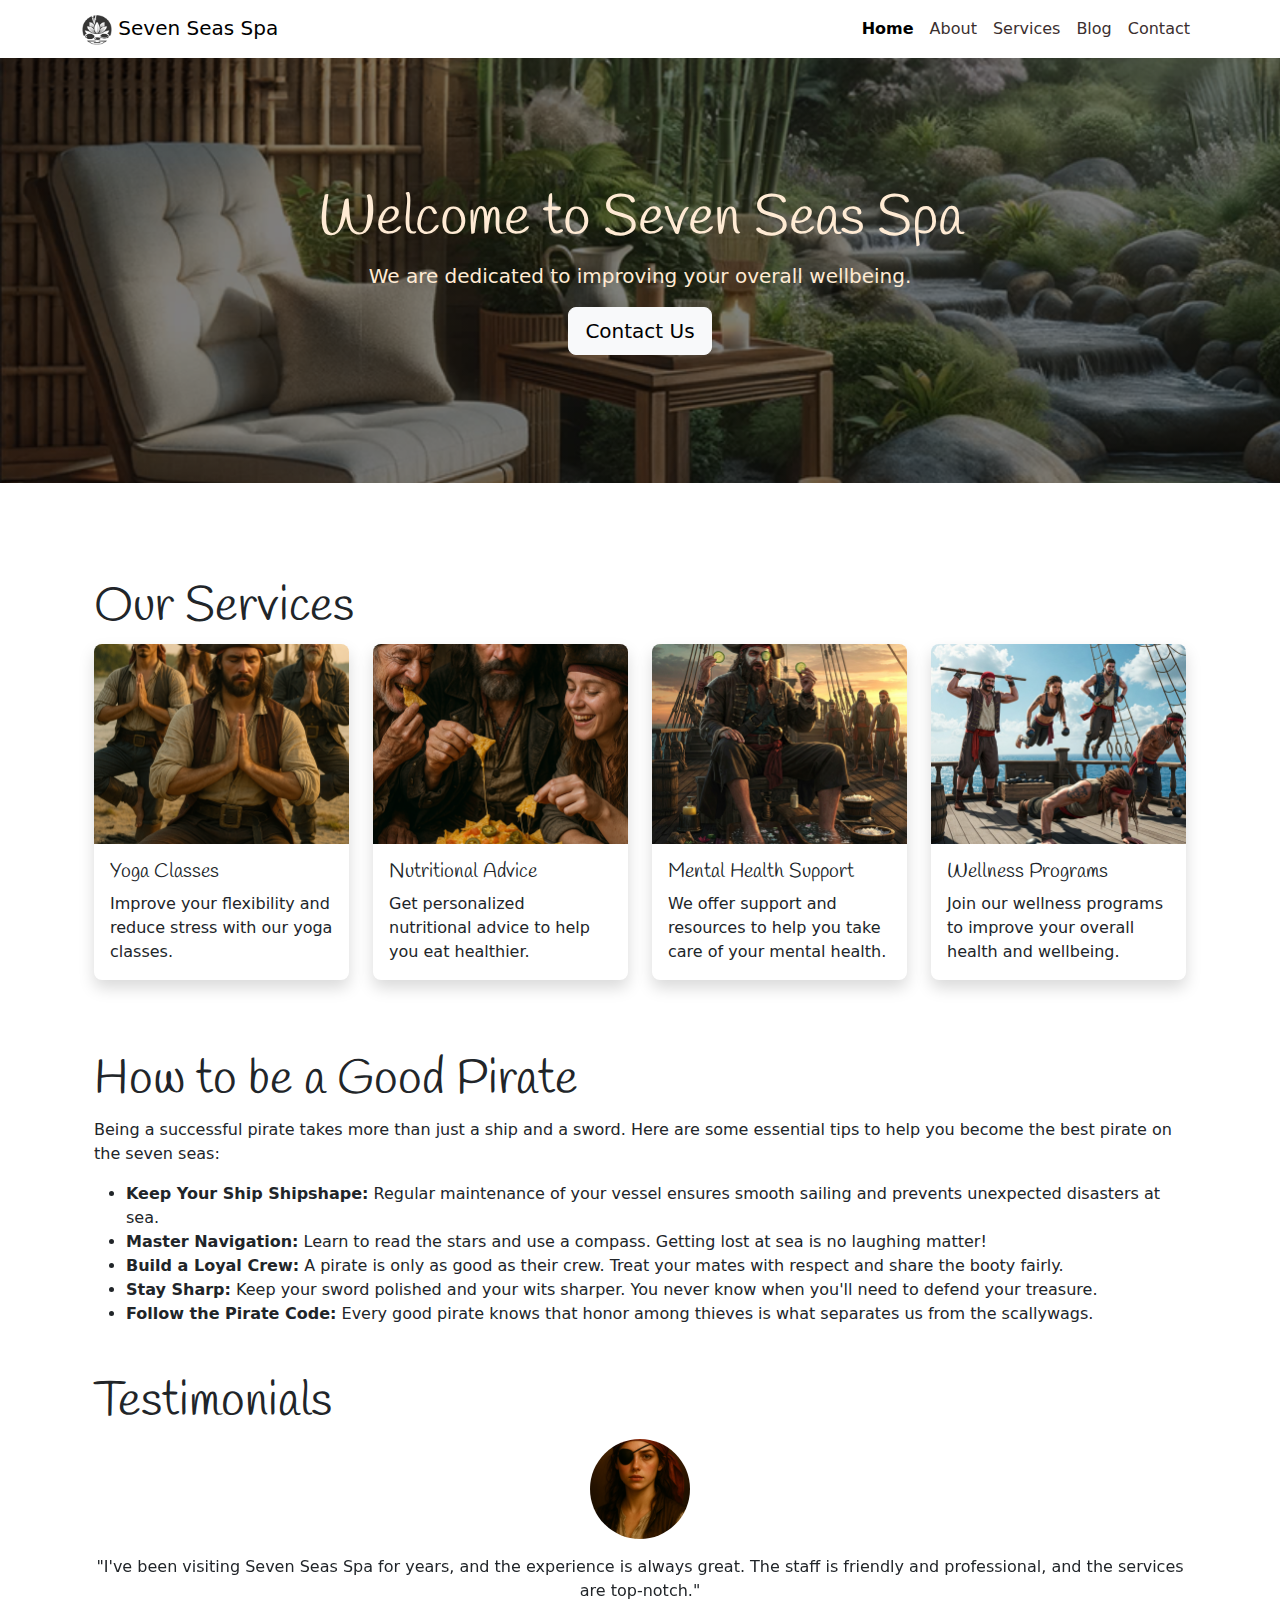
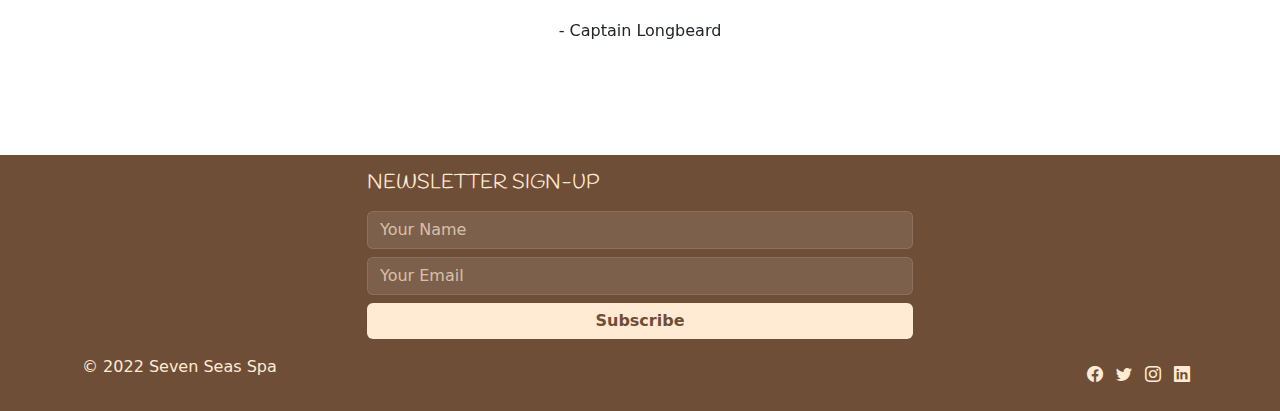
<file: index.html>
<!DOCTYPE html>
<html lang="en">
  <head>
    <meta charset="UTF-8" />
    <meta name="viewport" content="width=device-width, initial-scale=1.0" />
    <link
      href="https://cdn.jsdelivr.net/npm/bootstrap@5.3.3/dist/css/bootstrap.min.css"
      rel="stylesheet"
      integrity="sha384-QWTKZyjpPEjISv5WaRU9OFeRpok6YctnYmDr5pNlyT2bRjXh0JMhjY6hW+ALEwIH"
      crossorigin="anonymous"
    />
    <link
      rel="stylesheet"
      href="https://cdn.jsdelivr.net/npm/bootstrap-icons@1.11.3/font/bootstrap-icons.min.css"
    />
    <link
      href="https://fonts.googleapis.com/css2?family=Handlee&display=swap"
      rel="stylesheet"
    />
    <link href="assets/css/styles.css" rel="stylesheet" />
    <link rel="icon" type="image/png" href="assets/images/logo.png" />
    <title>Seven Seas Spa</title>
  </head>

  <body>
    <!-- Navigation Bar -->
    <nav class="navbar navbar-expand-lg navbar-light bg-white navbar-custom">
      <div class="container">
        <a class="navbar-brand" href="#">
          <img src="assets/images/logo.png" alt="Logo" width="30" height="30" />
          Seven Seas Spa
        </a>
        <button
          class="navbar-toggler"
          type="button"
          data-bs-toggle="collapse"
          data-bs-target="#navbarNav"
          aria-controls="navbarNav"
          aria-expanded="false"
          aria-label="Toggle navigation"
        >
          <span class="navbar-toggler-icon"></span>
        </button>
        <div class="collapse navbar-collapse" id="navbarNav">
          <ul class="navbar-nav ms-auto">
            <li class="nav-item">
              <a class="nav-link active" aria-current="page" href="index.html"
                >Home</a
              >
            </li>
            <li class="nav-item">
              <a class="nav-link" href="about.html">About</a>
            </li>
            <li class="nav-item">
              <a class="nav-link" href="services.html">Services</a>
            </li>
            <li class="nav-item">
              <a class="nav-link" href="blog.html">Blog</a>
            </li>
            <li class="nav-item">
              <a class="nav-link" href="contact.html">Contact</a>
            </li>
          </ul>
        </div>
      </div>
    </nav>

    <!-- Hero Section -->
    <header class="hero text-center" id="mainContent">
      <div class="container">
        <h1 class="display-4">
          <span class="hero-part-1">Welcome to</span>
          <span class="hero-part-2">Seven Seas Spa</span>
        </h1>
        <p class="lead">
          We are dedicated to improving your overall wellbeing.
        </p>
        <a
          href="contact.html"
          class="btn btn-light btn-lg"
          role="button"
          tabindex="0"
          >Contact Us</a
        >
      </div>
    </header>

    <!-- Main Section -->
    <main class="container my-5">
      <div class="container">
        <!-- Services Overview -->
        <section class="my-5">
          <h2 class="display-5">Our Services</h2>
          <div class="row">
            <div class="col-lg-3 col-md-6 mb-4 d-flex align-items-stretch">
              <div class="card shadow" tabindex="0">
                <img
                  src="assets/images/pirate-yoga.png"
                  alt="Yoga Class"
                  class="card-img-top"
                />
                <div class="card-body">
                  <h5 class="card-title">Yoga Classes</h5>
                  <p class="card-text">
                    Improve your flexibility and reduce stress with our yoga
                    classes.
                  </p>
                </div>
              </div>
            </div>
            <div class="col-lg-3 col-md-6 mb-4 d-flex align-items-stretch">
              <div class="card shadow" tabindex="0">
                <img
                  src="assets/images/pirate-nachos.png"
                  alt="Nutritional Advice"
                  class="card-img-top"
                />
                <div class="card-body">
                  <h5 class="card-title">Nutritional Advice</h5>
                  <p class="card-text">
                    Get personalized nutritional advice to help you eat
                    healthier.
                  </p>
                </div>
              </div>
            </div>
            <div class="col-lg-3 col-md-6 mb-4 d-flex align-items-stretch">
              <div class="card shadow" tabindex="0">
                <img
                  src="assets/images/pirate-spa.jpeg"
                  class="card-img-top"
                  alt="Mental Health"
                />
                <div class="card-body">
                  <h5 class="card-title">Mental Health Support</h5>
                  <p class="card-text">
                    We offer support and resources to help you take care of your
                    mental health.
                  </p>
                </div>
              </div>
            </div>
            <div class="col-lg-3 col-md-6 mb-4 d-flex align-items-stretch">
              <div class="card shadow" tabindex="0">
                <img
                  src="assets/images/pirate-fitness.jpeg"
                  class="card-img-top"
                  alt="Wellness Programs"
                />
                <div class="card-body">
                  <h5 class="card-title">Wellness Programs</h5>
                  <p class="card-text">
                    Join our wellness programs to improve your overall health
                    and wellbeing.
                  </p>
                </div>
              </div>
            </div>
          </div>
        </section>
        <!-- Wellness Tips Section -->
        <section class="my-5">
          <h2 class="display-5">How to be a Good Pirate</h2>
          <p>
            Being a successful pirate takes more than just a ship and a sword.
            Here are some essential tips to help you become the best pirate on
            the seven seas:
          </p>
          <ul>
            <li>
              <strong>Keep Your Ship Shipshape:</strong> Regular maintenance of
              your vessel ensures smooth sailing and prevents unexpected
              disasters at sea.
            </li>
            <li>
              <strong>Master Navigation:</strong> Learn to read the stars and
              use a compass. Getting lost at sea is no laughing matter!
            </li>
            <li>
              <strong>Build a Loyal Crew:</strong> A pirate is only as good as
              their crew. Treat your mates with respect and share the booty
              fairly.
            </li>
            <li>
              <strong>Stay Sharp:</strong> Keep your sword polished and your
              wits sharper. You never know when you'll need to defend your
              treasure.
            </li>
            <li>
              <strong>Follow the Pirate Code:</strong> Every good pirate knows
              that honor among thieves is what separates us from the scallywags.
            </li>
          </ul>
        </section>
        <!-- Testimonial Section -->
        <section class="my-5">
          <h2 class="display-5">Testimonials</h2>
          <div
            id="testimonialCarousel"
            class="carousel slide"
            data-bs-ride="carousel"
            role="region"
            aria-label="Testimonials"
            tabindex="0"
          >
            <div class="carousel-inner">
              <div class="carousel-item active">
                <div class="testimonial text-center">
                  <img
                    src="assets/images/a portrait of a girl pirate.png"
                    alt="Profile Picture of Jane Doe"
                    class="rounded-circle mb-3 testimonial-image testimonial-avatar"
                  />
                  <p>
                    "I&apos;ve been visiting Seven Seas Spa for years, and the
                    experience is always great. The staff is friendly and
                    professional, and the services are top-notch."
                  </p>
                  <p>- Captain Longbeard</p>
                </div>
              </div>
              <div class="carousel-item">
                <div class="testimonial text-center">
                  <img
                    src="assets/images/avatar image for a pirate with eye patch.png"
                    alt="Profile Picture of John Smith"
                    class="rounded-circle mb-3 testimonial-image testimonial-avatar"
                  />
                  <p>
                    "The wellness programs at Seven Seas Spa have helped me
                    improve my overall health and wellbeing. I highly recommend
                    them."
                  </p>
                  <p>- One-Eyed Pete</p>
                </div>
              </div>
              <div class="carousel-item">
                <div class="testimonial text-center">
                  <img
                    src="assets/images/a pirate singing karaoke.png"
                    alt="Profile Picture of Emilty Johnson"
                    class="rounded-circle mb-3 testimonial-image testimonial-avatar"
                  />
                  <p>
                    "The spa treatments at Seven Seas Spa are the best I've ever
                    had. I always leave feeling refreshed and rejuvenated."
                  </p>
                  <p>- Scarlet Rose</p>
                </div>
              </div>
              <div class="carousel-item">
                <div class="testimonial text-center">
                  <img
                    src="assets/images/monkey-pirate.jpeg"
                    alt="Profile Picture of Micheal Brown"
                    class="rounded-circle mb-3 testimonial-image testimonial-avatar"
                  />
                  <p>
                    "I love the relaxing atmosphere at Seven Seas Spa. It's the
                    perfect place to unwind after a long week."
                  </p>
                  <p>- Hook Hand Harry</p>
                </div>
              </div>
            </div>
            <button
              class="carousel-control-prev"
              type="button"
              data-bs-target="#testimonialCarousel"
              data-bs-slide="prev"
            >
              <span
                class="carousel-control-prev-icon"
                aria-hidden="true"
              ></span>
              <span class="visually-hidden">Previous</span>
            </button>
            <button
              class="carousel-control-next"
              type="button"
              data-bs-target="#testimonialCarousel"
              data-bs-slide="next"
            >
              <span
                class="carousel-control-next-icon"
                aria-hidden="true"
              ></span>
              <span class="visually-hidden">Next</span>
            </button>
          </div>
        </section>
      </div>
    </main>

    <!-- Footer -->
    <footer class="footer text-center text-lg-start py-3 mt-auto">
      <div class="container">
        <div class="row justify-content-center mb-3">
          <div class="col-lg-6">
            <h5 class="text-uppercase mb-3">Newsletter Sign-up</h5>
            <form
              class="newsletter-form"
              id="newsletterForm"
              action="thankyou.html"
            >
              <div class="mb-2">
                <input
                  type="text"
                  class="form-control"
                  id="newsletterName"
                  placeholder="Your Name"
                  required
                />
              </div>
              <div class="mb-2">
                <input
                  type="email"
                  class="form-control"
                  id="newsletterEmail"
                  placeholder="Your Email"
                  required
                />
              </div>
              <button type="submit" class="btn btn-primary w-100">
                Subscribe
              </button>
            </form>
          </div>
        </div>
        <div class="row align-items-center">
          <div class="col-md-6 text-md-start mb-3 mb-md-0 order-2 order-md-1">
            <p>© 2022 Seven Seas Spa</p>
          </div>
          <div class="col-md-6 text-md-end order-1 order-md-2 mb-4 mb-md-0">
            <a
              href="https://www.facebook.com/Code.InstituteIRL/"
              target="_blank"
              rel="noopener noreferrer"
              aria-label="Visit our Facebook page"
              class="me-2"
              ><i class="bi bi-facebook"></i
            ></a>
            <a
              href="https://x.com/codeinstitute"
              target="_blank"
              rel="noopener noreferrer"
              aria-label="Follow us on Twitter"
              class="me-2"
              ><i class="bi bi-twitter"></i
            ></a>
            <a
              href="https://www.instagram.com/codeinstitute/"
              target="_blank"
              rel="noopener noreferrer"
              aria-label="Follow us on Instagram"
              class="me-2"
              ><i class="bi bi-instagram"></i
            ></a>
            <a
              href="https://www.linkedin.com/school/code-institute/"
              target="_blank"
              rel="noopener noreferrer"
              aria-label="Connect with us on LinkedIn"
              class="me-2"
              ><i class="bi bi-linkedin"></i
            ></a>
          </div>
        </div>
      </div>
    </footer>

    <script
      src="https://cdn.jsdelivr.net/npm/bootstrap@5.3.3/dist/js/bootstrap.bundle.min.js"
      integrity="sha384-YvpcrYf0tY3lHB60NNkmXc5s9fDVZLESaAA55NDzOxhy9GkcIdslK1eN7N6jIeHz"
      crossorigin="anonymous"
    ></script>
  </body>
</html>
</file>
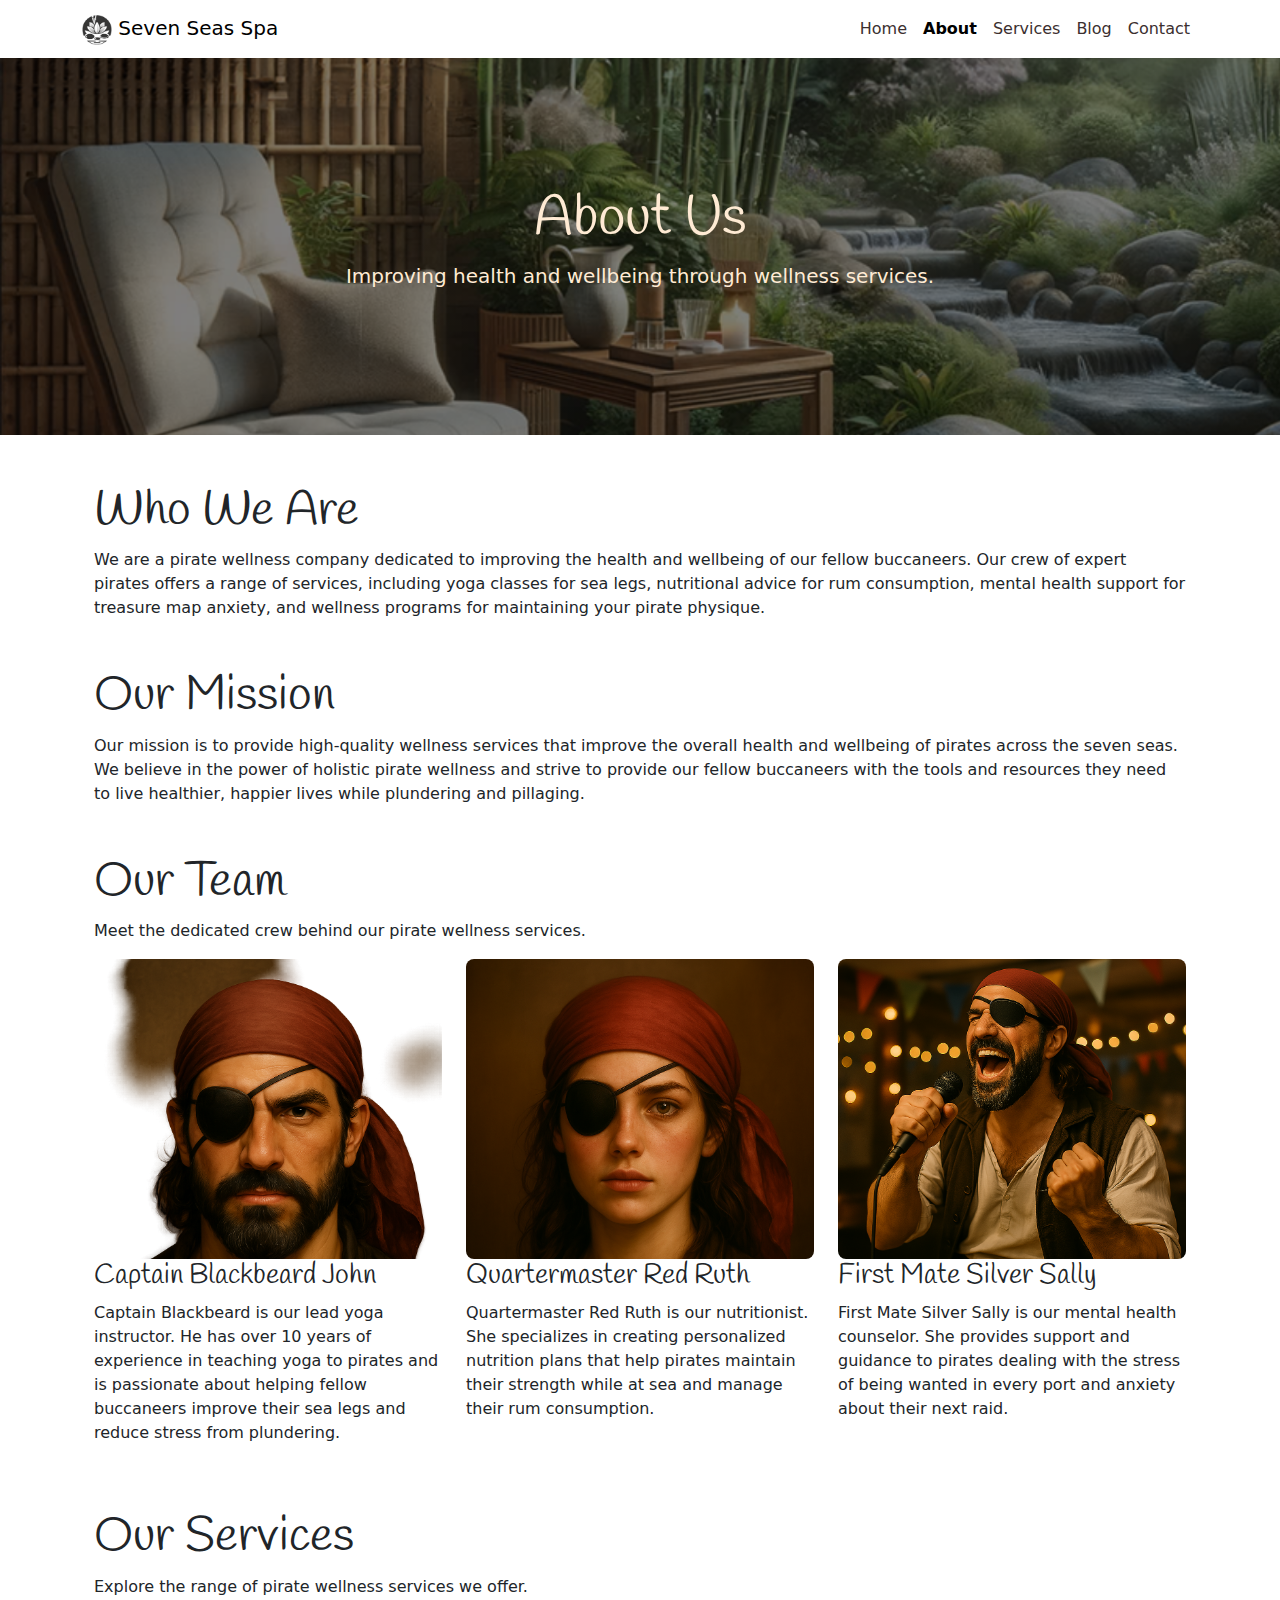
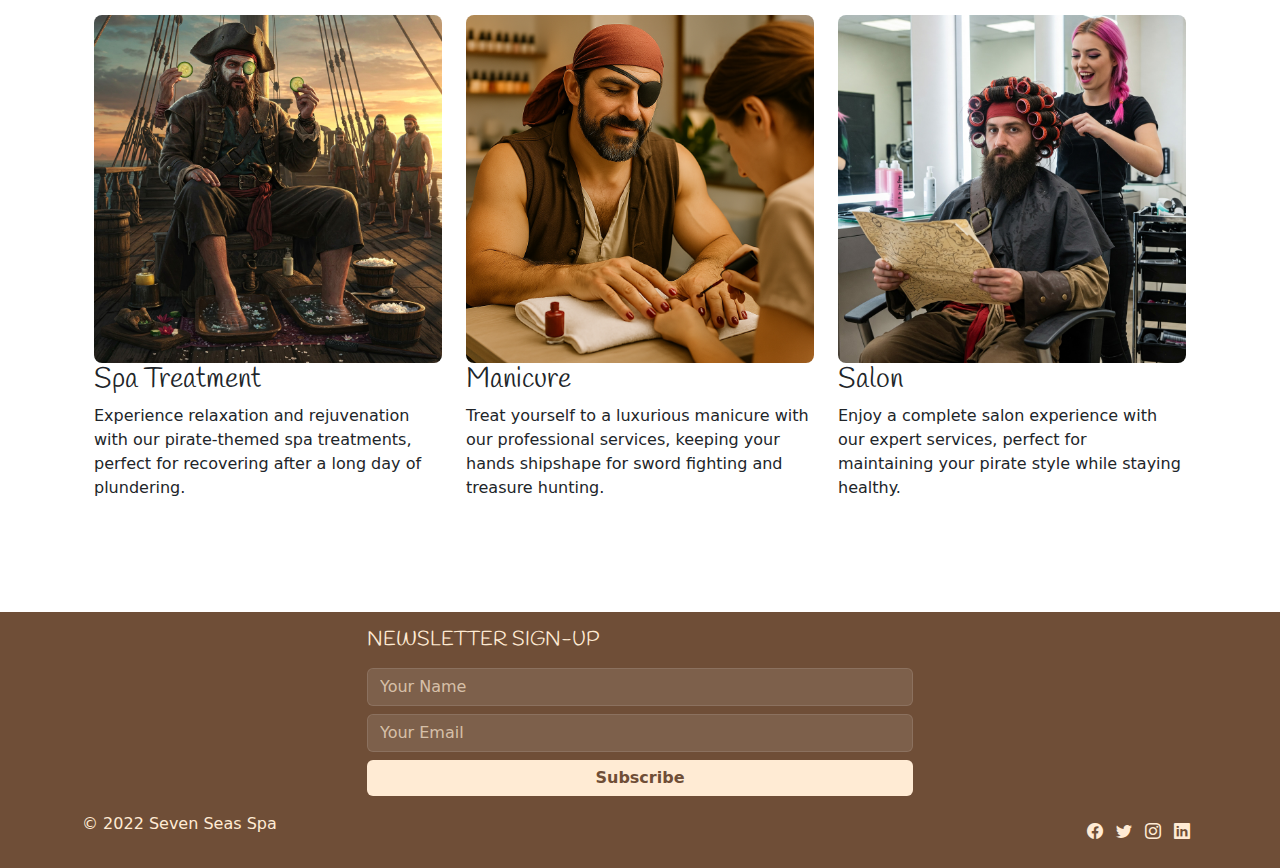
<file: about.html>
<!DOCTYPE html>
<html lang="en">
  <head>
    <meta charset="UTF-8" />
    <meta name="viewport" content="width=device-width, initial-scale=1.0" />
    <link
      href="https://cdn.jsdelivr.net/npm/bootstrap@5.3.3/dist/css/bootstrap.min.css"
      rel="stylesheet"
      integrity="sha384-QWTKZyjpPEjISv5WaRU9OFeRpok6YctnYmDr5pNlyT2bRjXh0JMhjY6hW+ALEwIH"
      crossorigin="anonymous"
    />
    <link
      rel="stylesheet"
      href="https://cdn.jsdelivr.net/npm/bootstrap-icons@1.11.3/font/bootstrap-icons.min.css"
    />
    <link
      href="https://fonts.googleapis.com/css2?family=Handlee&display=swap"
      rel="stylesheet"
    />
    <link href="assets/css/styles.css" rel="stylesheet" />
    <link rel="icon" type="image/png" href="assets/images/logo.png" />
    <title>Seven Seas Spa</title>
  </head>

  <body>
    <!-- Navigation Bar -->
    <nav class="navbar navbar-expand-lg navbar-light bg-white navbar-custom">
      <div class="container">
        <a class="navbar-brand" href="index.html">
          <img src="assets/images/logo.png" alt="Logo" width="30" height="30" />
          Seven Seas Spa
        </a>
        <button
          class="navbar-toggler"
          type="button"
          data-bs-toggle="collapse"
          data-bs-target="#navbarNav"
          aria-controls="navbarNav"
          aria-expanded="false"
          aria-label="Toggle navigation"
        >
          <span class="navbar-toggler-icon"></span>
        </button>
        <div class="collapse navbar-collapse" id="navbarNav">
          <ul class="navbar-nav ms-auto">
            <li class="nav-item">
              <a class="nav-link" aria-current="page" href="index.html">Home</a>
            </li>
            <li class="nav-item">
              <a class="nav-link active" href="about.html">About</a>
            </li>
            <li class="nav-item">
              <a class="nav-link" href="services.html">Services</a>
            </li>
            <li class="nav-item">
              <a class="nav-link" href="blog.html">Blog</a>
            </li>
            <li class="nav-item">
              <a class="nav-link" href="contact.html">Contact</a>
            </li>
          </ul>
        </div>
      </div>
    </nav>

    <!-- Hero Section -->
    <header class="hero text-center" id="mainContent">
      <div class="container">
        <h1 class="display-4">About Us</h1>
        <p class="lead">
          Improving health and wellbeing through wellness services.
        </p>
      </div>
    </header>

    <!-- Main Section -->
    <main class="container my-5">
      <div class="container">
        <h2 class="display-5">Who We Are</h2>
        <p>
          We are a pirate wellness company dedicated to improving the health and
          wellbeing of our fellow buccaneers. Our crew of expert pirates offers
          a range of services, including yoga classes for sea legs, nutritional
          advice for rum consumption, mental health support for treasure map
          anxiety, and wellness programs for maintaining your pirate physique.
        </p>

        <!-- About Us Section -->
        <section class="my-5">
          <h2 class="display-5">Our Mission</h2>
          <p>
            Our mission is to provide high-quality wellness services that
            improve the overall health and wellbeing of pirates across the seven
            seas. We believe in the power of holistic pirate wellness and strive
            to provide our fellow buccaneers with the tools and resources they
            need to live healthier, happier lives while plundering and
            pillaging.
          </p>
        </section>

        <!-- Our Team Section -->
        <section class="my-5">
          <h2 class="display-5">Our Team</h2>
          <p>Meet the dedicated crew behind our pirate wellness services.</p>

          <div class="row">
            <div class="col-md-4">
              <img
                src="./assets/images/avatar image for a pirate with eye patch.png"
                alt="John Doe"
                class="team-member-img"
              />
              <h3>Captain Blackbeard John</h3>
              <p>
                Captain Blackbeard is our lead yoga instructor. He has over 10
                years of experience in teaching yoga to pirates and is
                passionate about helping fellow buccaneers improve their sea
                legs and reduce stress from plundering.
              </p>
            </div>
            <div class="col-md-4">
              <img
                src="./assets/images/a portrait of a girl pirate.png"
                alt="Jane Smith"
                class="team-member-img"
              />
              <h3>Quartermaster Red Ruth</h3>
              <p>
                Quartermaster Red Ruth is our nutritionist. She specializes in
                creating personalized nutrition plans that help pirates maintain
                their strength while at sea and manage their rum consumption.
              </p>
            </div>
            <div class="col-md-4">
              <img
                src="./assets/images/a pirate singing karaoke.png"
                alt="Emily Johnson"
                class="team-member-img"
              />
              <h3>First Mate Silver Sally</h3>
              <p>
                First Mate Silver Sally is our mental health counselor. She
                provides support and guidance to pirates dealing with the stress
                of being wanted in every port and anxiety about their next raid.
              </p>
            </div>
          </div>
        </section>

        <section class="my-5">
          <h2 class="display-5">Our Services</h2>
          <p>Explore the range of pirate wellness services we offer.</p>

          <div class="row">
            <div class="col-md-4">
              <img
                src="assets/images/pirate-spa.jpeg"
                alt="Spa Treatment"
                class="img-fluid rounded-image"
              />
              <h3>Spa Treatment</h3>
              <p>
                Experience relaxation and rejuvenation with our pirate-themed
                spa treatments, perfect for recovering after a long day of
                plundering.
              </p>
            </div>
            <div class="col-md-4">
              <img
                src="assets/images/pirate-manicure.png"
                alt="Manicure Service"
                class="img-fluid rounded-image"
              />
              <h3>Manicure</h3>
              <p>
                Treat yourself to a luxurious manicure with our professional
                services, keeping your hands shipshape for sword fighting and
                treasure hunting.
              </p>
            </div>
            <div class="col-md-4">
              <img
                src="assets/images/pirate-salon.jpeg"
                alt="Salon Service"
                class="img-fluid rounded-image"
              />
              <h3>Salon</h3>
              <p>
                Enjoy a complete salon experience with our expert services,
                perfect for maintaining your pirate style while staying healthy.
              </p>
            </div>
          </div>
        </section>
      </div>
    </main>

    <!-- Footer -->
    <footer class="footer text-center text-lg-start py-3 mt-auto">
      <div class="container">
        <div class="row justify-content-center mb-3">
          <div class="col-lg-6">
            <h5 class="text-uppercase mb-3">Newsletter Sign-up</h5>
            <form
              class="newsletter-form"
              id="newsletterForm"
              action="thankyou.html"
            >
              <div class="mb-2">
                <input
                  type="text"
                  class="form-control"
                  id="newsletterName"
                  placeholder="Your Name"
                  required
                />
              </div>
              <div class="mb-2">
                <input
                  type="email"
                  class="form-control"
                  id="newsletterEmail"
                  placeholder="Your Email"
                  required
                />
              </div>
              <button type="submit" class="btn btn-primary w-100">
                Subscribe
              </button>
            </form>
          </div>
        </div>
        <div class="row align-items-center">
          <div class="col-md-6 text-md-start mb-3 mb-md-0 order-2 order-md-1">
            <p>© 2022 Seven Seas Spa</p>
          </div>
          <div class="col-md-6 text-md-end order-1 order-md-2 mb-4 mb-md-0">
            <a
              href="https://www.facebook.com/Code.InstituteIRL/"
              target="_blank"
              rel="noopener noreferrer"
              aria-label="Visit our Facebook page"
              class="me-2"
              ><i class="bi bi-facebook"></i
            ></a>
            <a
              href="https://x.com/codeinstitute"
              target="_blank"
              rel="noopener noreferrer"
              aria-label="Follow us on Twitter"
              class="me-2"
              ><i class="bi bi-twitter"></i
            ></a>
            <a
              href="https://www.instagram.com/codeinstitute/"
              target="_blank"
              rel="noopener noreferrer"
              aria-label="Follow us on Instagram"
              class="me-2"
              ><i class="bi bi-instagram"></i
            ></a>
            <a
              href="https://www.linkedin.com/school/code-institute/"
              target="_blank"
              rel="noopener noreferrer"
              aria-label="Connect with us on LinkedIn"
              class="me-2"
              ><i class="bi bi-linkedin"></i
            ></a>
          </div>
        </div>
      </div>
    </footer>

    <script
      src="https://cdn.jsdelivr.net/npm/bootstrap@5.3.3/dist/js/bootstrap.bundle.min.js"
      integrity="sha384-YvpcrYf0tY3lHB60NNkmXc5s9fDVZLESaAA55NDzOxhy9GkcIdslK1eN7N6jIeHz"
      crossorigin="anonymous"
    ></script>
  </body>
</html>
</file>
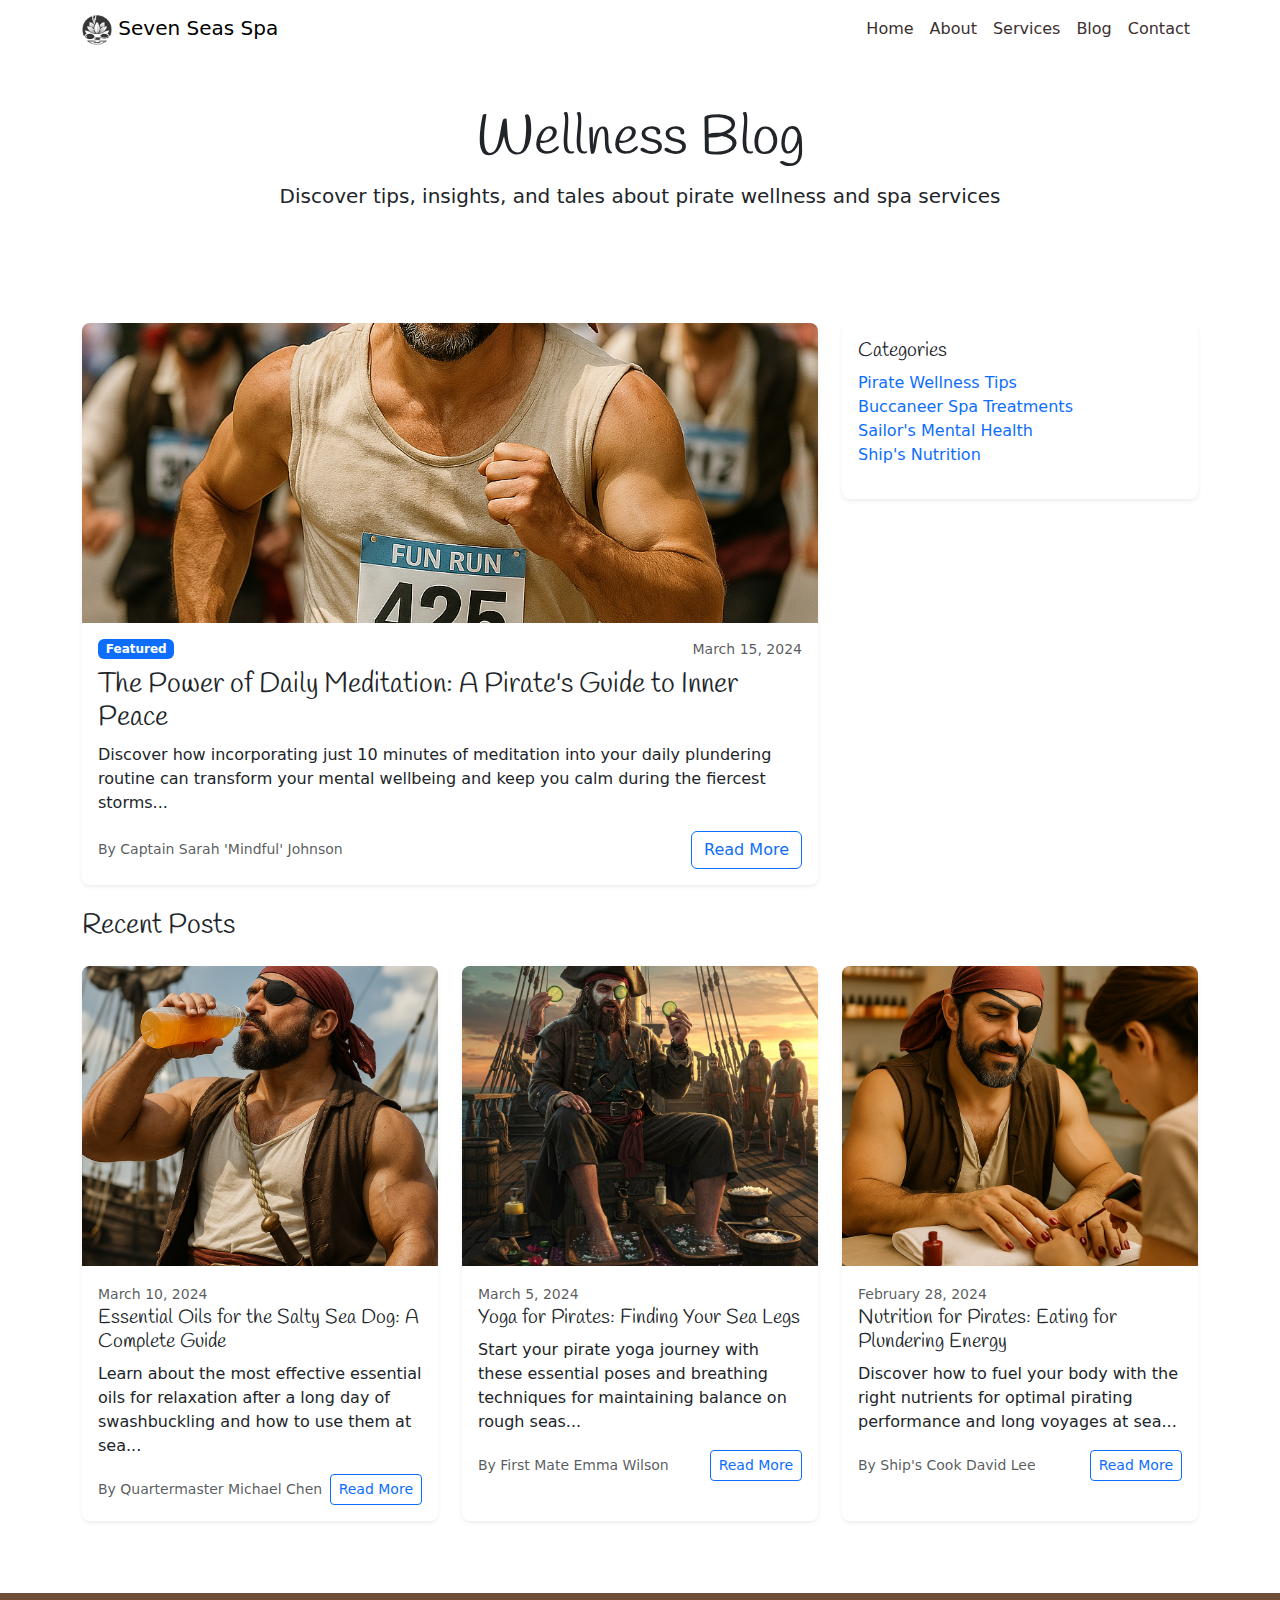
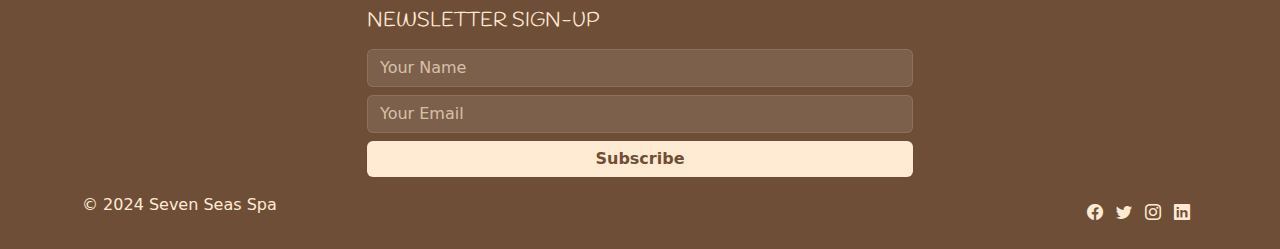
<file: blog.html>
<!DOCTYPE html>
<html lang="en">
  <head>
    <meta charset="UTF-8" />
    <meta name="viewport" content="width=device-width, initial-scale=1.0" />
    <link
      href="https://cdn.jsdelivr.net/npm/bootstrap@5.3.3/dist/css/bootstrap.min.css"
      rel="stylesheet"
      integrity="sha384-QWTKZyjpPEjISv5WaRU9OFeRpok6YctnYmDr5pNlyT2bRjXh0JMhjY6hW+ALEwIH"
      crossorigin="anonymous"
    />
    <link
      rel="stylesheet"
      href="https://cdn.jsdelivr.net/npm/bootstrap-icons@1.11.3/font/bootstrap-icons.min.css"
    />
    <link
      href="https://fonts.googleapis.com/css2?family=Handlee&display=swap"
      rel="stylesheet"
    />
    <link href="assets/css/styles.css" rel="stylesheet" />
    <link rel="icon" type="image/png" href="assets/images/logo.png" />
    <title>Blog - Seven Seas Spa</title>
  </head>

  <body>
    <!-- Navigation Bar -->
    <nav class="navbar navbar-expand-lg navbar-light bg-white navbar-custom">
      <div class="container">
        <a class="navbar-brand" href="index.html">
          <img src="assets/images/logo.png" alt="Logo" width="30" height="30" />
          Seven Seas Spa
        </a>
        <button
          class="navbar-toggler"
          type="button"
          data-bs-toggle="collapse"
          data-bs-target="#navbarNav"
          aria-controls="navbarNav"
          aria-expanded="false"
          aria-label="Toggle navigation"
        >
          <span class="navbar-toggler-icon"></span>
        </button>
        <div class="collapse navbar-collapse" id="navbarNav">
          <ul class="navbar-nav ms-auto">
            <li class="nav-item">
              <a class="nav-link" href="index.html">Home</a>
            </li>
            <li class="nav-item">
              <a class="nav-link" href="about.html">About</a>
            </li>
            <li class="nav-item">
              <a class="nav-link" href="services.html">Services</a>
            </li>
            <li class="nav-item">
              <a class="nav-link" href="blog.html">Blog</a>
            </li>
            <li class="nav-item">
              <a class="nav-link" href="contact.html">Contact</a>
            </li>
          </ul>
        </div>
      </div>
    </nav>

    <!-- Blog Header -->
    <header class="blog-header text-center py-5">
      <div class="container">
        <h1 class="display-4">Wellness Blog</h1>
        <p class="lead">
          Discover tips, insights, and tales about pirate wellness and spa
          services
        </p>
      </div>
    </header>

    <!-- Blog Posts Section -->
    <main class="container my-5">
      <div class="row">
        <!-- Featured Post -->
        <div class="col-lg-8 mb-4">
          <article class="card shadow-sm">
            <img
              src="assets/images/pirates-running-in-a-fun-run.png"
              alt="Featured Post"
              class="blog-card-img"
            />
            <div class="card-body">
              <div
                class="d-flex justify-content-between align-items-center mb-2"
              >
                <span class="badge bg-primary">Featured</span>
                <small class="text-muted">March 15, 2024</small>
              </div>
              <h2 class="card-title h3">
                The Power of Daily Meditation: A Pirate's Guide to Inner Peace
              </h2>
              <p class="card-text">
                Discover how incorporating just 10 minutes of meditation into
                your daily plundering routine can transform your mental
                wellbeing and keep you calm during the fiercest storms...
              </p>
              <div class="d-flex justify-content-between align-items-center">
                <small class="text-muted"
                  >By Captain Sarah 'Mindful' Johnson</small
                >
                <a
                  href="blog/meditation-guide.html"
                  class="btn btn-outline-primary"
                  >Read More</a
                >
              </div>
            </div>
          </article>
        </div>

        <!-- Sidebar -->
        <div class="col-lg-4">
          <div class="card shadow-sm mb-4">
            <div class="card-body">
              <h3 class="h5">Categories</h3>
              <ul class="list-unstyled">
                <li>
                  <a href="#" class="text-decoration-none"
                    >Pirate Wellness Tips</a
                  >
                </li>
                <li>
                  <a href="#" class="text-decoration-none"
                    >Buccaneer Spa Treatments</a
                  >
                </li>
                <li>
                  <a href="#" class="text-decoration-none"
                    >Sailor's Mental Health</a
                  >
                </li>
                <li>
                  <a href="#" class="text-decoration-none">Ship's Nutrition</a>
                </li>
              </ul>
            </div>
          </div>
        </div>

        <!-- Recent Posts -->
        <div class="col-12">
          <h2 class="h3 mb-4">Recent Posts</h2>
          <div class="row">
            <div class="col-md-4 mb-4">
              <article class="card shadow-sm h-100">
                <img
                  src="assets/images/Pirates-who-are-looking-after-themselves-staying-healthy.png"
                  alt="Recent Post 1"
                  class="blog-card-img"
                />
                <div class="card-body">
                  <small class="text-muted">March 10, 2024</small>
                  <h3 class="h5">
                    Essential Oils for the Salty Sea Dog: A Complete Guide
                  </h3>
                  <p class="card-text">
                    Learn about the most effective essential oils for relaxation
                    after a long day of swashbuckling and how to use them at
                    sea...
                  </p>
                  <div
                    class="d-flex justify-content-between align-items-center"
                  >
                    <small class="text-muted"
                      >By Quartermaster Michael Chen</small
                    >
                    <a
                      href="blog/essential-oils-guide.html"
                      class="btn btn-outline-primary btn-sm"
                      >Read More</a
                    >
                  </div>
                </div>
              </article>
            </div>
            <div class="col-md-4 mb-4">
              <article class="card shadow-sm h-100">
                <img
                  src="assets/images/pirate-spa.jpeg"
                  alt="Recent Post 2"
                  class="blog-card-img"
                />
                <div class="card-body">
                  <small class="text-muted">March 5, 2024</small>
                  <h3 class="h5">Yoga for Pirates: Finding Your Sea Legs</h3>
                  <p class="card-text">
                    Start your pirate yoga journey with these essential poses
                    and breathing techniques for maintaining balance on rough
                    seas...
                  </p>
                  <div
                    class="d-flex justify-content-between align-items-center"
                  >
                    <small class="text-muted">By First Mate Emma Wilson</small>
                    <a
                      href="blog/yoga-beginners.html"
                      class="btn btn-outline-primary btn-sm"
                      >Read More</a
                    >
                  </div>
                </div>
              </article>
            </div>
            <div class="col-md-4 mb-4">
              <article class="card shadow-sm h-100">
                <img
                  src="assets/images/pirate-manicure.png"
                  alt="Recent Post 3"
                  class="blog-card-img"
                />
                <div class="card-body">
                  <small class="text-muted">February 28, 2024</small>
                  <h3 class="h5">
                    Nutrition for Pirates: Eating for Plundering Energy
                  </h3>
                  <p class="card-text">
                    Discover how to fuel your body with the right nutrients for
                    optimal pirating performance and long voyages at sea...
                  </p>
                  <div
                    class="d-flex justify-content-between align-items-center"
                  >
                    <small class="text-muted">By Ship's Cook David Lee</small>
                    <a
                      href="blog/nutrition-wellness.html"
                      class="btn btn-outline-primary btn-sm"
                      >Read More</a
                    >
                  </div>
                </div>
              </article>
            </div>
          </div>
        </div>
      </div>
    </main>

    <!-- Footer -->
    <footer class="footer text-center text-lg-start py-3 mt-auto">
      <div class="container">
        <div class="row justify-content-center mb-3">
          <div class="col-lg-6">
            <h5 class="text-uppercase mb-3">Newsletter Sign-up</h5>
            <form
              class="newsletter-form"
              id="newsletterForm"
              action="thankyou.html"
            >
              <div class="mb-2">
                <input
                  type="text"
                  class="form-control"
                  id="newsletterName"
                  placeholder="Your Name"
                  required
                />
              </div>
              <div class="mb-2">
                <input
                  type="email"
                  class="form-control"
                  id="newsletterEmail"
                  placeholder="Your Email"
                  required
                />
              </div>
              <button type="submit" class="btn btn-primary w-100">
                Subscribe
              </button>
            </form>
          </div>
        </div>
        <div class="row align-items-center">
          <div class="col-md-6 text-md-start mb-3 mb-md-0 order-2 order-md-1">
            <p>© 2024 Seven Seas Spa</p>
          </div>
          <div class="col-md-6 text-md-end order-1 order-md-2 mb-4 mb-md-0">
            <a
              href="https://www.facebook.com/Code.InstituteIRL/"
              target="_blank"
              rel="noopener noreferrer"
              aria-label="Visit our Facebook page"
              class="me-2"
              ><i class="bi bi-facebook"></i
            ></a>
            <a
              href="https://x.com/codeinstitute"
              target="_blank"
              rel="noopener noreferrer"
              aria-label="Follow us on Twitter"
              class="me-2"
              ><i class="bi bi-twitter"></i
            ></a>
            <a
              href="https://www.instagram.com/codeinstitute/"
              target="_blank"
              rel="noopener noreferrer"
              aria-label="Follow us on Instagram"
              class="me-2"
              ><i class="bi bi-instagram"></i
            ></a>
            <a
              href="https://www.linkedin.com/school/code-institute/"
              target="_blank"
              rel="noopener noreferrer"
              aria-label="Connect with us on LinkedIn"
              class="me-2"
              ><i class="bi bi-linkedin"></i
            ></a>
          </div>
        </div>
      </div>
    </footer>

    <script
      src="https://cdn.jsdelivr.net/npm/bootstrap@5.3.3/dist/js/bootstrap.bundle.min.js"
      integrity="sha384-YvpcrYf0tY3lHB60NNkmXc5s9fDVZLESaAA55NDzOxhy9GkcIdslK1eN7N6jIeHz"
      crossorigin="anonymous"
    ></script>
  </body>
</html>
</file>
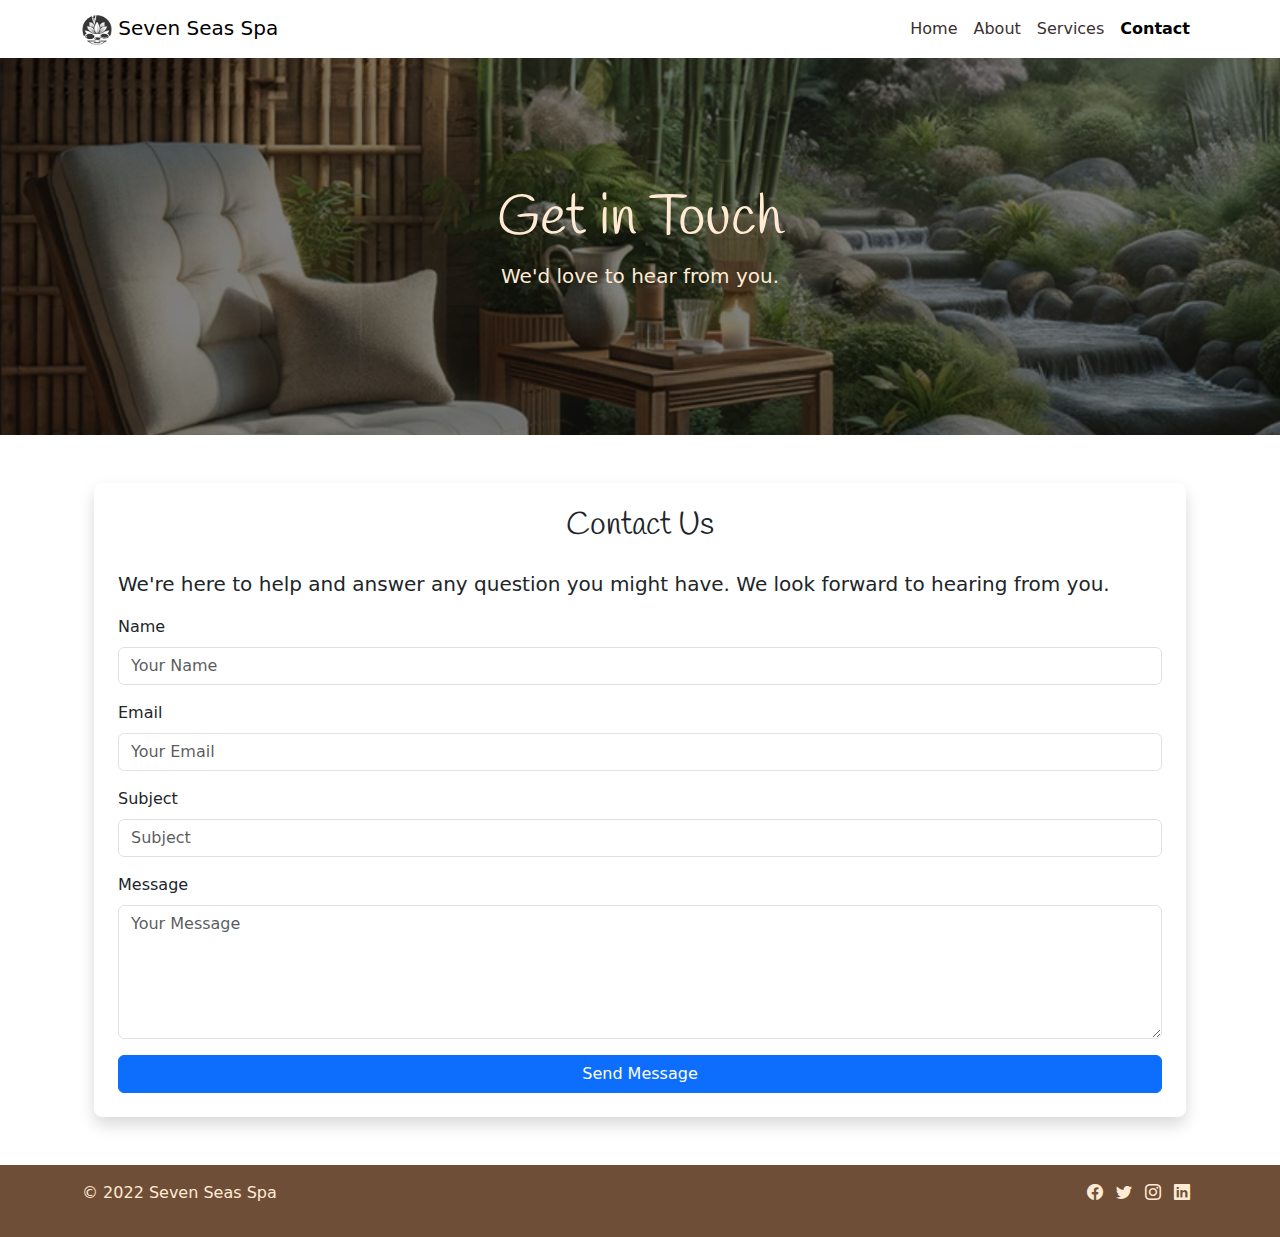
<file: contact.html>
<!DOCTYPE html>
<html lang="en">
  <head>
    <meta charset="UTF-8" />
    <meta name="viewport" content="width=device-width, initial-scale=1.0" />
    <link
      href="https://cdn.jsdelivr.net/npm/bootstrap@5.3.3/dist/css/bootstrap.min.css"
      rel="stylesheet"
      integrity="sha384-QWTKZyjpPEjISv5WaRU9OFeRpok6YctnYmDr5pNlyT2bRjXh0JMhjY6hW+ALEwIH"
      crossorigin="anonymous"
    />
    <link
      rel="stylesheet"
      href="https://cdn.jsdelivr.net/npm/bootstrap-icons@1.11.3/font/bootstrap-icons.min.css"
    />
    <link
      href="https://fonts.googleapis.com/css2?family=Handlee&display=swap"
      rel="stylesheet"
    />
    <link href="assets/css/styles.css" rel="stylesheet" />
    <title>Seven Seas Spa</title>
  </head>

  <body>
    <!-- Navigation Bar -->
    <nav class="navbar navbar-expand-lg navbar-light bg-white navbar-custom">
      <div class="container">
        <a class="navbar-brand" href="#">
          <img src="assets/images/logo.png" alt="Logo" width="30" height="30" />
          Seven Seas Spa
        </a>
        <button
          class="navbar-toggler"
          type="button"
          data-bs-toggle="collapse"
          data-bs-target="#navbarNav"
          aria-controls="navbarNav"
          aria-expanded="false"
          aria-label="Toggle navigation"
        >
          <span class="navbar-toggler-icon"></span>
        </button>
        <div class="collapse navbar-collapse" id="navbarNav">
          <ul class="navbar-nav ms-auto">
            <li class="nav-item">
              <a class="nav-link" aria-current="page" href="index.html">Home</a>
            </li>
            <li class="nav-item">
              <a class="nav-link" href="about.html">About</a>
            </li>
            <li class="nav-item">
              <a class="nav-link" href="services.html">Services</a>
            </li>
            <li class="nav-item">
              <a class="nav-link active" href="contact.html">Contact</a>
            </li>
          </ul>
        </div>
      </div>
    </nav>

    <!-- Hero Section -->
    <header class="hero text-center" id="mainContent">
      <div class="container">
        <h1 class="display-4">Get in Touch</h1>
        <p class="lead">We'd love to hear from you.</p>
      </div>
    </header>

    <!-- Main Section -->
    <main class="container my-5">
      <div class="container">
        <div class="card shadow p-4">
          <h2 class="card-title text-center mb-4">Contact Us</h2>
          <p class="lead">
            We're here to help and answer any question you might have. We look
            forward to hearing from you.
          </p>
          <form action="thankyou.html">
            <div class="mb-3">
              <label for="name" class="form-label">Name</label>
              <input
                type="text"
                class="form-control"
                id="name"
                placeholder="Your Name"
                required
              />
            </div>
            <div class="mb-3">
              <label for="email" class="form-label">Email</label>
              <input
                type="email"
                class="form-control"
                id="email"
                placeholder="Your Email"
                required
              />
            </div>
            <div class="mb-3">
              <label for="subject" class="form-label">Subject</label>
              <input
                type="text"
                class="form-control"
                id="subject"
                placeholder="Subject"
                required
              />
            </div>
            <div class="mb-3">
              <label for="message" class="form-label">Message</label>
              <textarea
                class="form-control"
                id="message"
                rows="5"
                placeholder="Your Message"
                required
              ></textarea>
            </div>
            <div class="d-grid">
              <button type="submit" class="btn btn-primary">
                Send Message
              </button>
            </div>
          </form>
        </div>
      </div>
    </main>

    <!-- Footer -->
    <footer class="footer text-center text-lg-start py-3 mt-auto">
      <div class="container">
        <div class="row">
          <div class="col-md-6 text-md-start mb-3 mb-md-0">
            <p>© 2022 Seven Seas Spa</p>
          </div>
          <div class="col-md-6 text-md-end">
            <a
              href="https://www.facebook.com/Code.InstituteIRL/"
              target="_blank"
              rel="noopener noreferrer"
              aria-label="Visit our Facebook page"
              class="me-2"
              ><i class="bi bi-facebook"></i
            ></a>
            <a
              href="https://x.com/codeinstitute"
              target="_blank"
              rel="noopener noreferrer"
              aria-label="Follow us on Twitter"
              class="me-2"
              ><i class="bi bi-twitter"></i
            ></a>
            <a
              href="https://www.instagram.com/codeinstitute/"
              target="_blank"
              rel="noopener noreferrer"
              aria-label="Follow us on Instagram"
              class="me-2"
              ><i class="bi bi-instagram"></i
            ></a>
            <a
              href="https://www.linkedin.com/school/code-institute/"
              target="_blank"
              rel="noopener noreferrer"
              aria-label="Connect with us on LinkedIn"
              class="me-2"
              ><i class="bi bi-linkedin"></i
            ></a>
          </div>
        </div>
      </div>
    </footer>

    <script
      src="https://cdn.jsdelivr.net/npm/bootstrap@5.3.3/dist/js/bootstrap.bundle.min.js"
      integrity="sha384-YvpcrYf0tY3lHB60NNkmXc5s9fDVZLESaAA55NDzOxhy9GkcIdslK1eN7N6jIeHz"
      crossorigin="anonymous"
    ></script>
  </body>
</html>
</file>
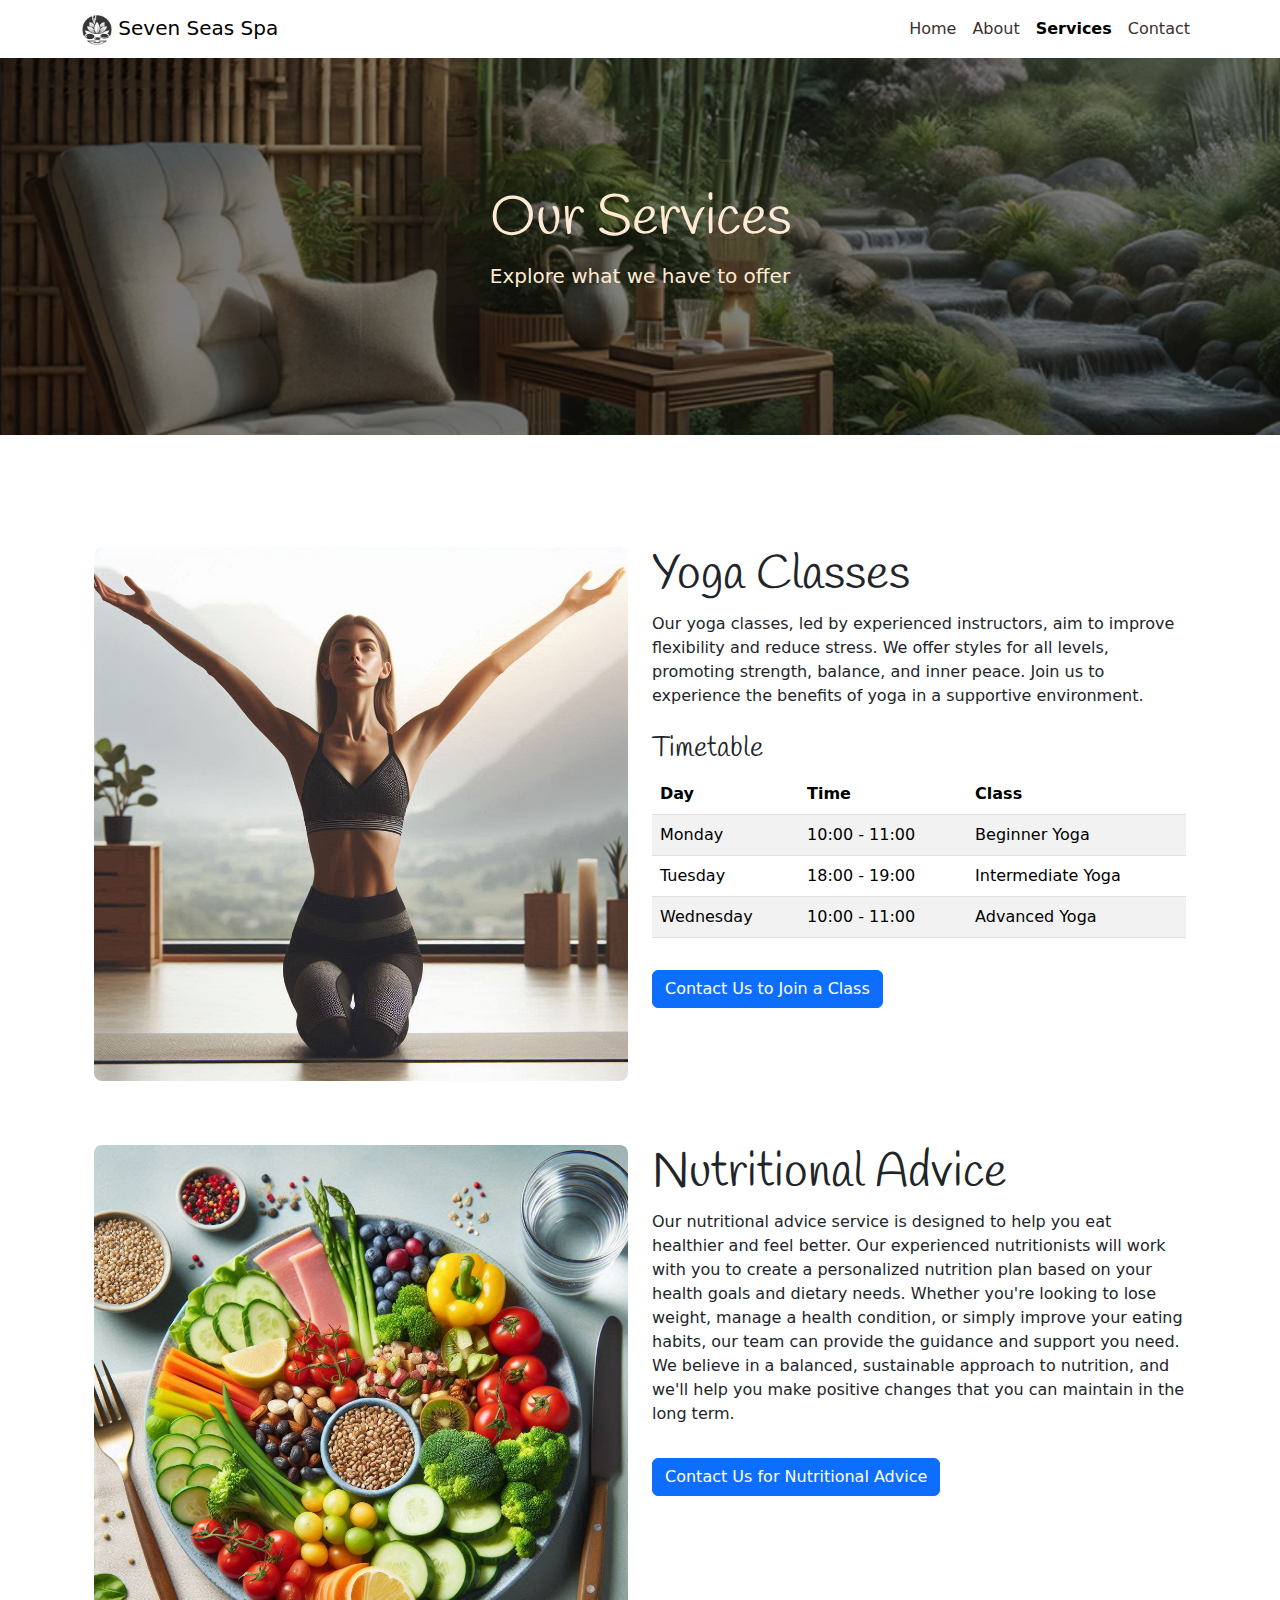
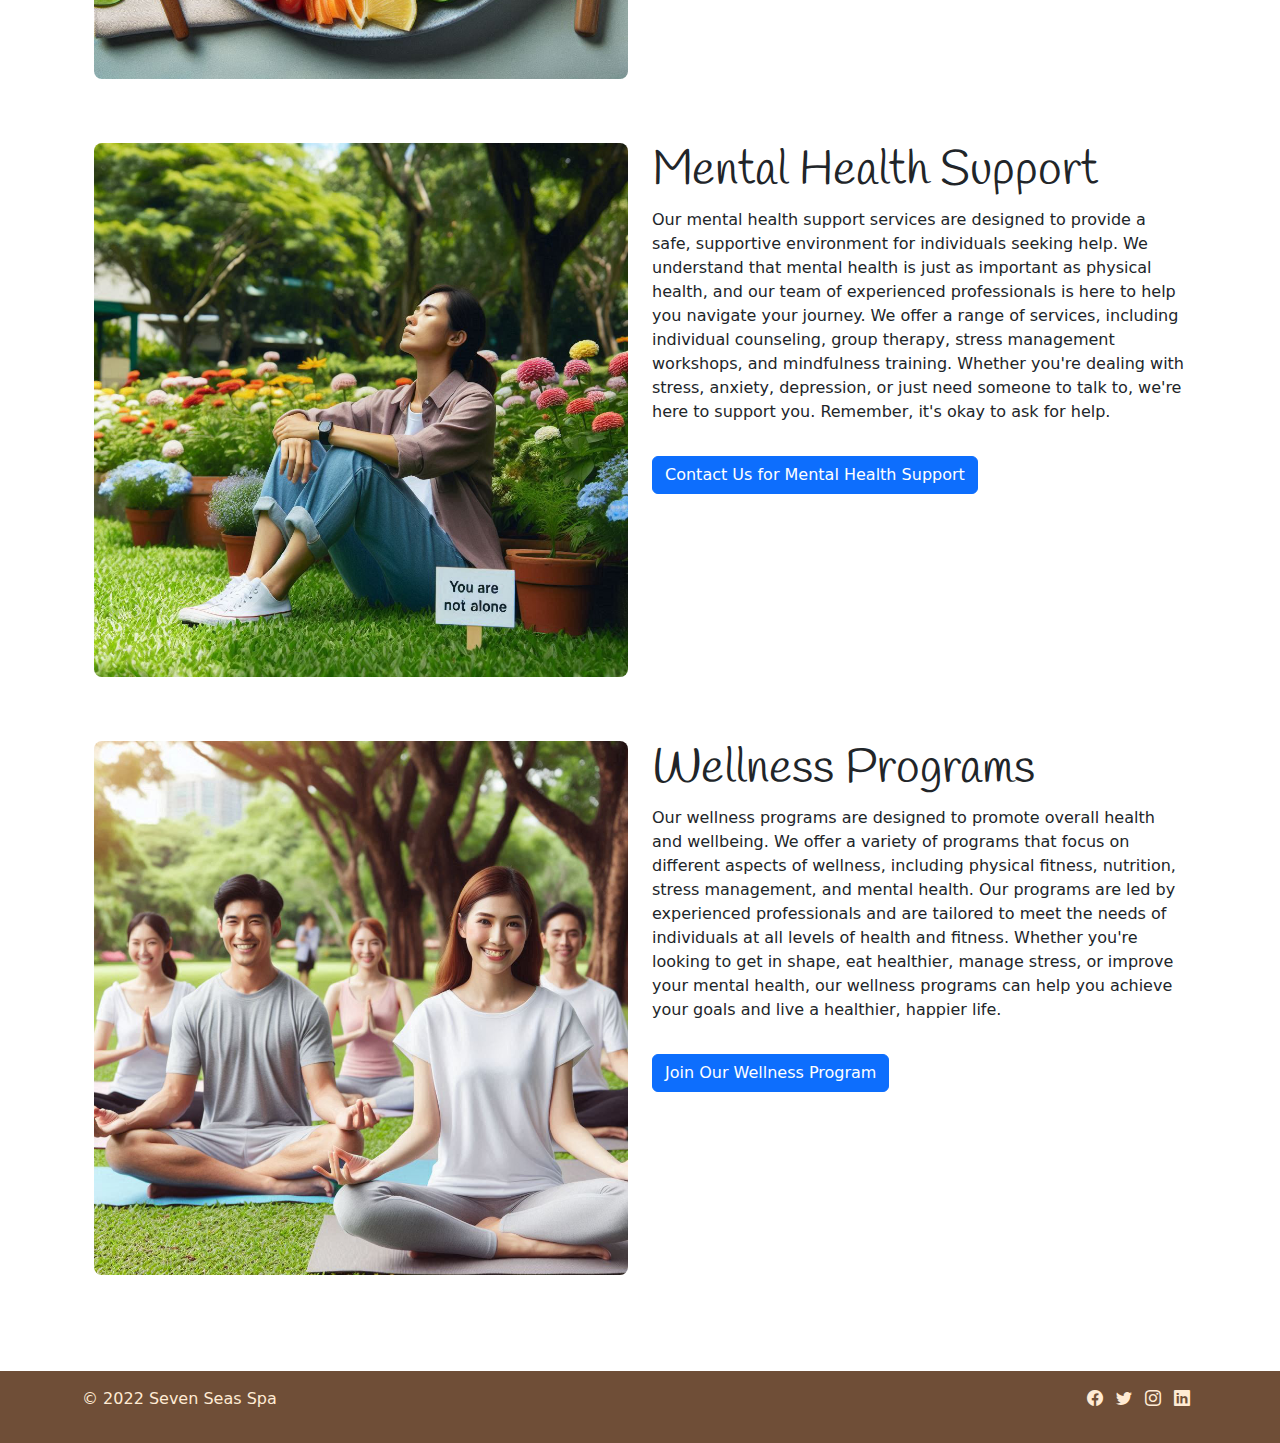
<file: services.html>
<!DOCTYPE html>
<html lang="en">
  <head>
    <meta charset="UTF-8" />
    <meta name="viewport" content="width=device-width, initial-scale=1.0" />
    <link
      href="https://cdn.jsdelivr.net/npm/bootstrap@5.3.3/dist/css/bootstrap.min.css"
      rel="stylesheet"
      integrity="sha384-QWTKZyjpPEjISv5WaRU9OFeRpok6YctnYmDr5pNlyT2bRjXh0JMhjY6hW+ALEwIH"
      crossorigin="anonymous"
    />
    <link
      rel="stylesheet"
      href="https://cdn.jsdelivr.net/npm/bootstrap-icons@1.11.3/font/bootstrap-icons.min.css"
    />
    <link
      href="https://fonts.googleapis.com/css2?family=Handlee&display=swap"
      rel="stylesheet"
    />
    <link href="assets/css/styles.css" rel="stylesheet" />
    <title>Seven Seas Spa</title>
  </head>

  <body>
    <!-- Navigation Bar -->
    <nav class="navbar navbar-expand-lg navbar-light bg-white navbar-custom">
      <div class="container">
        <a class="navbar-brand" href="#">
          <img src="assets/images/logo.png" alt="Logo" width="30" height="30" />
          Seven Seas Spa
        </a>
        <button
          class="navbar-toggler"
          type="button"
          data-bs-toggle="collapse"
          data-bs-target="#navbarNav"
          aria-controls="navbarNav"
          aria-expanded="false"
          aria-label="Toggle navigation"
        >
          <span class="navbar-toggler-icon"></span>
        </button>
        <div class="collapse navbar-collapse" id="navbarNav">
          <ul class="navbar-nav ms-auto">
            <li class="nav-item">
              <a class="nav-link" aria-current="page" href="index.html">Home</a>
            </li>
            <li class="nav-item">
              <a class="nav-link" href="about.html">About</a>
            </li>
            <li class="nav-item">
              <a class="nav-link active" href="services.html">Services</a>
            </li>
            <li class="nav-item">
              <a class="nav-link" href="contact.html">Contact</a>
            </li>
          </ul>
        </div>
      </div>
    </nav>

    <!-- Hero Section -->
    <header class="hero text-center" id="mainContent">
      <div class="container">
        <h1 class="display-4">Our Services</h1>
        <p class="lead">Explore what we have to offer</p>
      </div>
    </header>

    <!-- Main Section -->
    <main class="container my-5">
      <div class="container">
        <!-- Yoga Classes -->
        <section class="my-5 row gy-3">
          <div class="col-lg-6">
            <img
              src="./assets/images/yoga.png"
              alt="Yoga"
              class="img-fluid rounded-image"
            />
          </div>
          <div class="col-lg-6">
            <h2 class="display-5">Yoga Classes</h2>
            <p>
              Our yoga classes, led by experienced instructors, aim to improve
              flexibility and reduce stress. We offer styles for all levels,
              promoting strength, balance, and inner peace. Join us to
              experience the benefits of yoga in a supportive environment.
            </p>
            <h3 class="mt-4">Timetable</h3>
            <table class="table table-striped">
              <thead>
                <tr>
                  <th>Day</th>
                  <th>Time</th>
                  <th>Class</th>
                </tr>
              </thead>
              <tbody>
                <tr>
                  <td>Monday</td>
                  <td>10:00 - 11:00</td>
                  <td>Beginner Yoga</td>
                </tr>
                <tr>
                  <td>Tuesday</td>
                  <td>18:00 - 19:00</td>
                  <td>Intermediate Yoga</td>
                </tr>
                <tr>
                  <td>Wednesday</td>
                  <td>10:00 - 11:00</td>
                  <td>Advanced Yoga</td>
                </tr>
                <!-- Add more rows as needed -->
              </tbody>
            </table>
            <a href="contact.html" class="btn btn-primary mt-3"
              >Contact Us to Join a Class</a
            >
          </div>
        </section>

        <!-- Nutritional Advice -->
        <section class="my-5 row gy-3">
          <div class="col-lg-6">
            <img
              src="./assets/images/nutrition.png"
              alt="Nutrition"
              class="img-fluid rounded-image"
            />
          </div>
          <div class="col-lg-6">
            <h2 class="display-5">Nutritional Advice</h2>
            <p>
              Our nutritional advice service is designed to help you eat
              healthier and feel better. Our experienced nutritionists will work
              with you to create a personalized nutrition plan based on your
              health goals and dietary needs. Whether you're looking to lose
              weight, manage a health condition, or simply improve your eating
              habits, our team can provide the guidance and support you need. We
              believe in a balanced, sustainable approach to nutrition, and
              we'll help you make positive changes that you can maintain in the
              long term.
            </p>
            <a href="contact.html" class="btn btn-primary mt-3"
              >Contact Us for Nutritional Advice</a
            >
          </div>
        </section>

        <!-- Mental Health Support -->
        <section class="my-5 row gy-3">
          <div class="col-lg-6">
            <img
              src="./assets/images/mental_health.png"
              alt="Mental Health"
              class="img-fluid rounded-image"
            />
          </div>
          <div class="col-lg-6">
            <h2 class="display-5">Mental Health Support</h2>
            <p>
              Our mental health support services are designed to provide a safe,
              supportive environment for individuals seeking help. We understand
              that mental health is just as important as physical health, and
              our team of experienced professionals is here to help you navigate
              your journey. We offer a range of services, including individual
              counseling, group therapy, stress management workshops, and
              mindfulness training. Whether you're dealing with stress, anxiety,
              depression, or just need someone to talk to, we're here to support
              you. Remember, it's okay to ask for help.
            </p>
            <a href="contact.html" class="btn btn-primary mt-3"
              >Contact Us for Mental Health Support</a
            >
          </div>
        </section>

        <!-- Wellness Programs -->
        <section class="my-5 row gy-3">
          <div class="col-lg-6">
            <img
              src="./assets/images/wellness.png"
              alt="Wellness"
              class="img-fluid rounded-image"
            />
          </div>
          <div class="col-lg-6">
            <h2 class="display-5">Wellness Programs</h2>
            <p>
              Our wellness programs are designed to promote overall health and
              wellbeing. We offer a variety of programs that focus on different
              aspects of wellness, including physical fitness, nutrition, stress
              management, and mental health. Our programs are led by experienced
              professionals and are tailored to meet the needs of individuals at
              all levels of health and fitness. Whether you're looking to get in
              shape, eat healthier, manage stress, or improve your mental
              health, our wellness programs can help you achieve your goals and
              live a healthier, happier life.
            </p>
            <a href="contact.html" class="btn btn-primary mt-3"
              >Join Our Wellness Program</a
            >
          </div>
        </section>
      </div>
    </main>

    <!-- Footer -->
    <footer class="footer text-center text-lg-start py-3 mt-auto">
      <div class="container">
        <div class="row">
          <div class="col-md-6 text-md-start mb-3 mb-md-0">
            <p>© 2022 Seven Seas Spa</p>
          </div>
          <div class="col-md-6 text-md-end">
            <a
              href="https://www.facebook.com/Code.InstituteIRL/"
              target="_blank"
              rel="noopener noreferrer"
              aria-label="Visit our Facebook page"
              class="me-2"
              ><i class="bi bi-facebook"></i
            ></a>
            <a
              href="https://x.com/codeinstitute"
              target="_blank"
              rel="noopener noreferrer"
              aria-label="Follow us on Twitter"
              class="me-2"
              ><i class="bi bi-twitter"></i
            ></a>
            <a
              href="https://www.instagram.com/codeinstitute/"
              target="_blank"
              rel="noopener noreferrer"
              aria-label="Follow us on Instagram"
              class="me-2"
              ><i class="bi bi-instagram"></i
            ></a>
            <a
              href="https://www.linkedin.com/school/code-institute/"
              target="_blank"
              rel="noopener noreferrer"
              aria-label="Connect with us on LinkedIn"
              class="me-2"
              ><i class="bi bi-linkedin"></i
            ></a>
          </div>
        </div>
      </div>
    </footer>

    <script
      src="https://cdn.jsdelivr.net/npm/bootstrap@5.3.3/dist/js/bootstrap.bundle.min.js"
      integrity="sha384-YvpcrYf0tY3lHB60NNkmXc5s9fDVZLESaAA55NDzOxhy9GkcIdslK1eN7N6jIeHz"
      crossorigin="anonymous"
    ></script>
  </body>
</html>
</file>
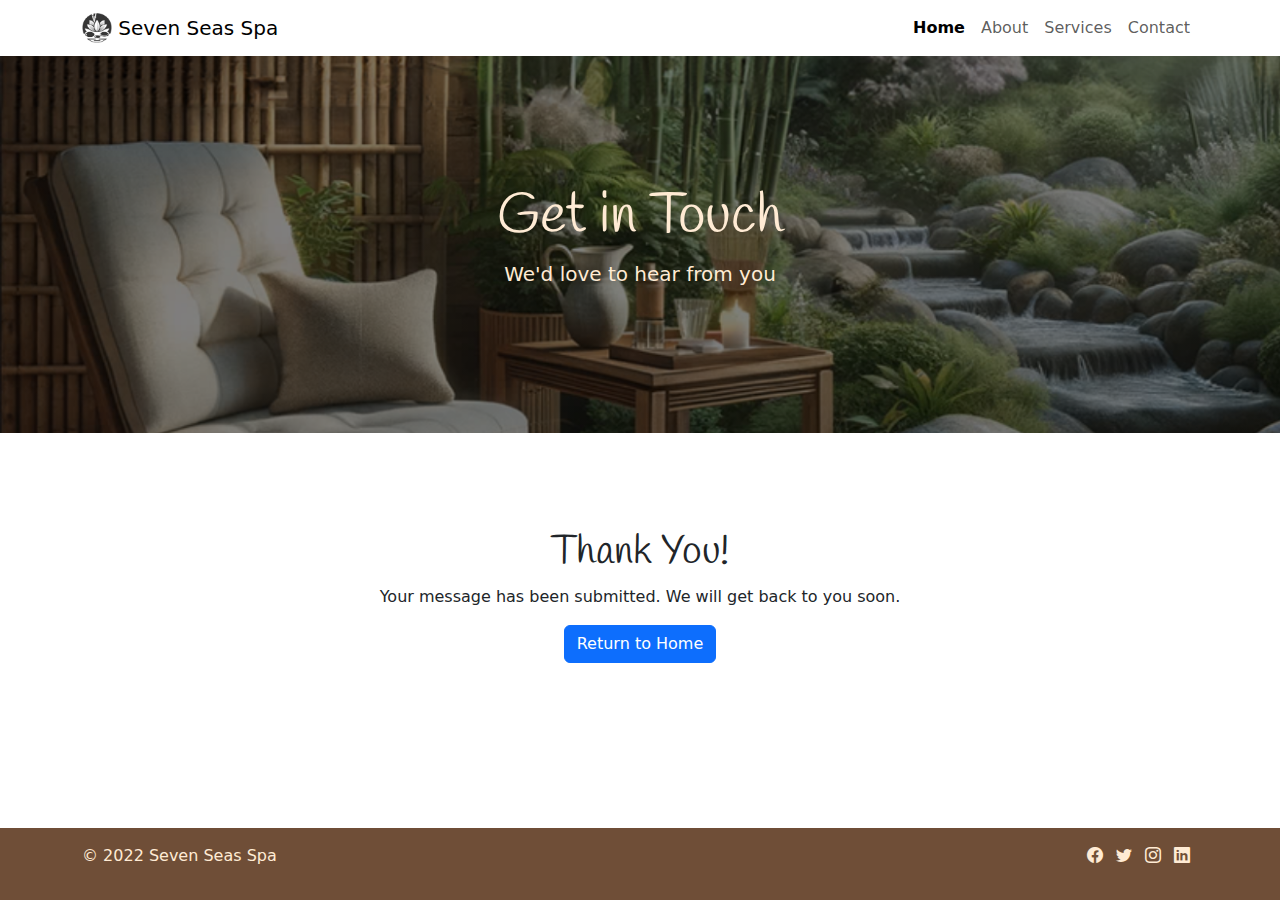
<file: thankyou.html>
<!DOCTYPE html>
<html lang="en">
  <head>
    <meta charset="UTF-8" />
    <meta name="viewport" content="width=device-width, initial-scale=1.0" />
    <link
      href="https://cdn.jsdelivr.net/npm/bootstrap@5.3.3/dist/css/bootstrap.min.css"
      rel="stylesheet"
      integrity="sha384-QWTKZyjpPEjISv5WaRU9OFeRpok6YctnYmDr5pNlyT2bRjXh0JMhjY6hW+ALEwIH"
      crossorigin="anonymous"
    />
    <link
      rel="stylesheet"
      href="https://cdn.jsdelivr.net/npm/bootstrap-icons@1.11.3/font/bootstrap-icons.min.css"
    />
    <link
      href="https://fonts.googleapis.com/css2?family=Handlee&display=swap"
      rel="stylesheet"
    />
    <link href="assets/css/styles.css" rel="stylesheet" />
    <title>Seven Seas Spa</title>
  </head>

  <body>
    <!-- Navigation Bar -->
    <nav class="navbar navbar-expand-lg navbar-light bg-white">
      <div class="container">
        <a class="navbar-brand" href="#">
          <img
            src="assets/images/logo.png"
            alt="Logo"
            width="30"
            height="30"
            class="d-inline-block align-top"
          />
          Seven Seas Spa
        </a>
        <button
          class="navbar-toggler"
          type="button"
          data-bs-toggle="collapse"
          data-bs-target="#navbarNav"
          aria-controls="navbarNav"
          aria-expanded="false"
          aria-label="Toggle navigation"
        >
          <span class="navbar-toggler-icon"></span>
        </button>
        <div
          class="collapse navbar-collapse justify-content-end"
          id="navbarNav"
        >
          <ul class="navbar-nav">
            <li class="nav-item active">
              <a class="nav-link" href="index.html">Home</a>
            </li>
            <li class="nav-item">
              <a class="nav-link" href="about.html">About</a>
            </li>
            <li class="nav-item">
              <a class="nav-link" href="services.html">Services</a>
            </li>
            <li class="nav-item">
              <a class="nav-link" href="contact.html">Contact</a>
            </li>
          </ul>
        </div>
      </div>
    </nav>

    <!-- Hero Section -->
    <section class="hero" id="mainContent">
      <div class="container text-center">
        <h1 class="display-4">Get in Touch</h1>
        <p class="lead">We'd love to hear from you</p>
      </div>
    </section>

    <!-- Main Section -->
    <main class="container my-5">
      <div class="container">
        <!-- Thank You Message -->
        <section class="my-5 text-center contact-section">
          <h1>Thank You!</h1>
          <p>Your message has been submitted. We will get back to you soon.</p>
          <a href="index.html" class="btn btn-primary">Return to Home</a>
        </section>
      </div>
    </main>

    <!-- Footer -->
    <footer class="footer text-center text-lg-start py-3 mt-auto">
      <div class="container">
        <div class="row">
          <div class="col-md-6 text-md-start mb-3 mb-md-0">
            <p>© 2022 Seven Seas Spa</p>
          </div>
          <div class="col-md-6 text-md-end">
            <a
              href="https://www.facebook.com/Code.InstituteIRL/"
              target="_blank"
              rel="noopener noreferrer"
              aria-label="Visit our Facebook page"
              class="me-2"
              ><i class="bi bi-facebook"></i
            ></a>
            <a
              href="https://x.com/codeinstitute"
              target="_blank"
              rel="noopener noreferrer"
              aria-label="Follow us on Twitter"
              class="me-2"
              ><i class="bi bi-twitter"></i
            ></a>
            <a
              href="https://www.instagram.com/codeinstitute/"
              target="_blank"
              rel="noopener noreferrer"
              aria-label="Follow us on Instagram"
              class="me-2"
              ><i class="bi bi-instagram"></i
            ></a>
            <a
              href="https://www.linkedin.com/school/code-institute/"
              target="_blank"
              rel="noopener noreferrer"
              aria-label="Connect with us on LinkedIn"
              class="me-2"
              ><i class="bi bi-linkedin"></i
            ></a>
          </div>
        </div>
      </div>
    </footer>

    <script
      src="https://cdn.jsdelivr.net/npm/bootstrap@5.3.3/dist/js/bootstrap.bundle.min.js"
      integrity="sha384-YvpcrYf0tY3lHB60NNkmXc5s9fDVZLESaAA55NDzOxhy9GkcIdslK1eN7N6jIeHz"
      crossorigin="anonymous"
    ></script>
  </body>
</html>
</file>
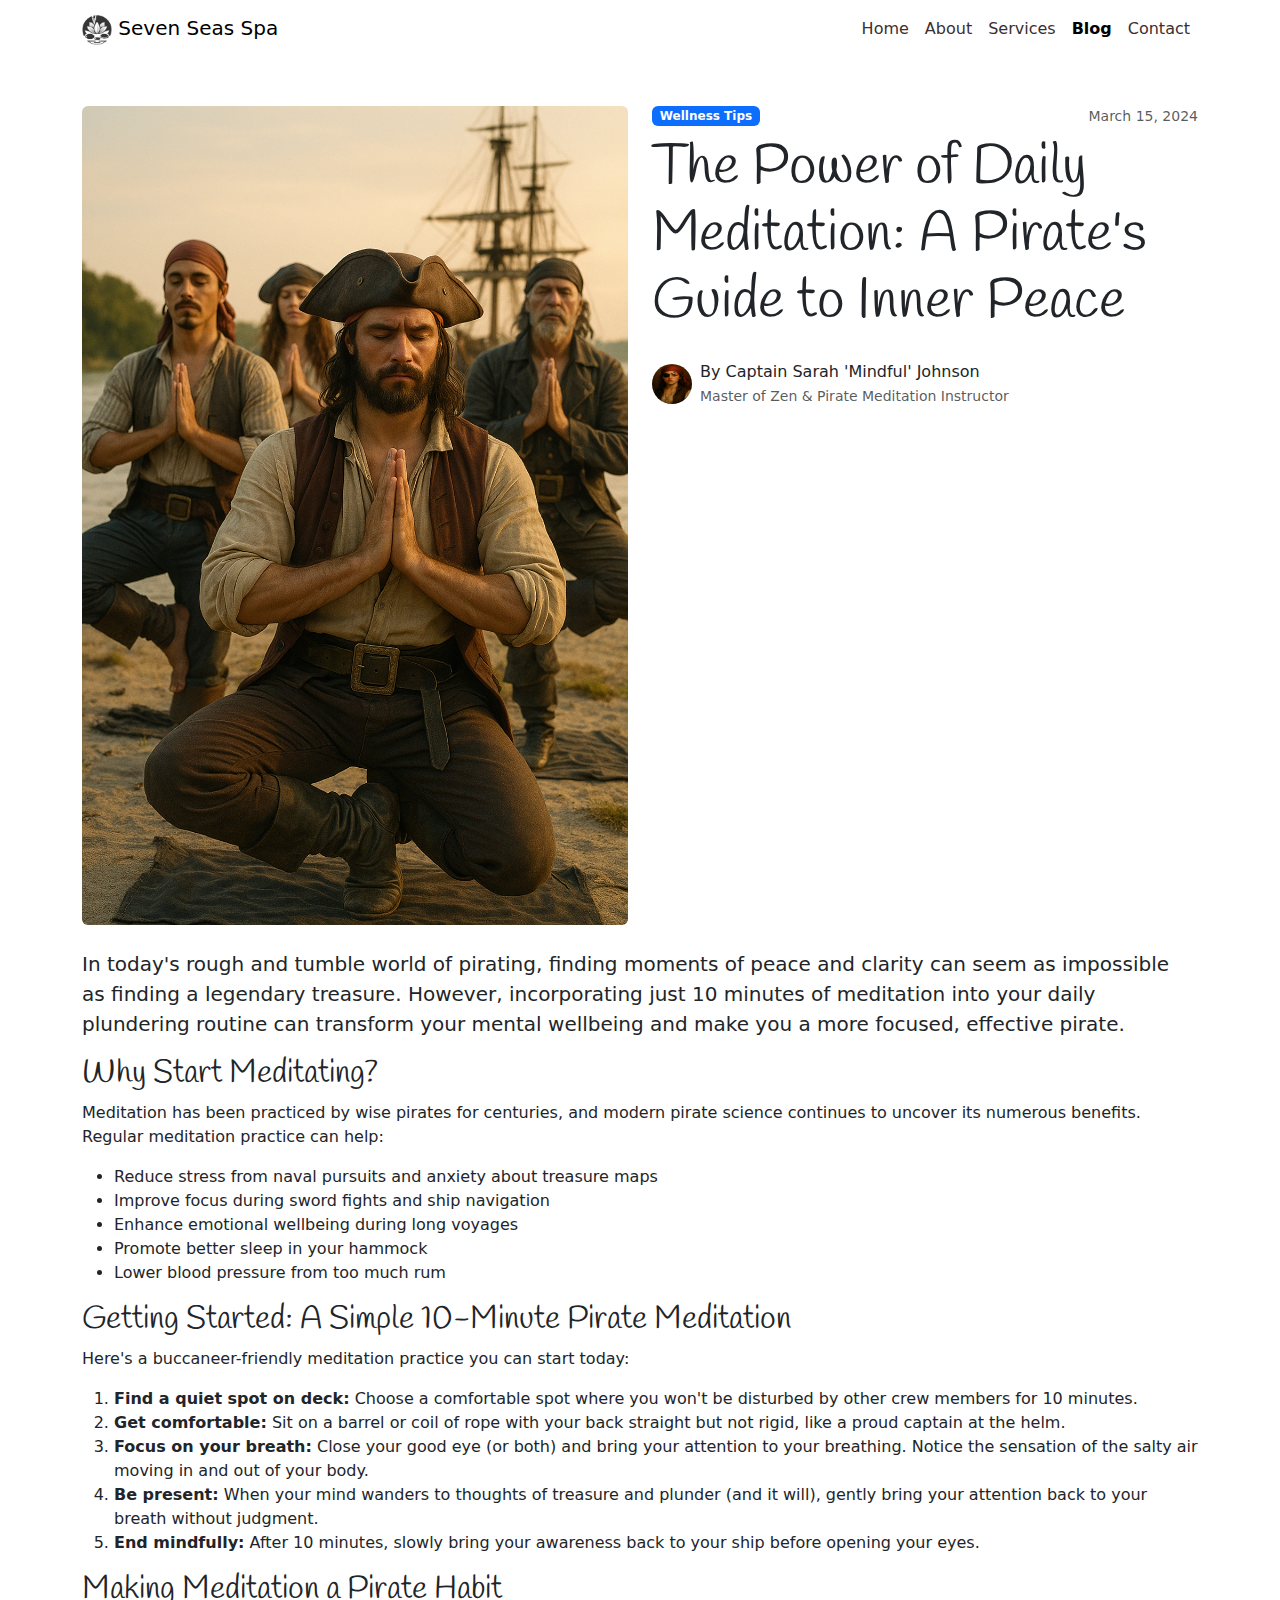
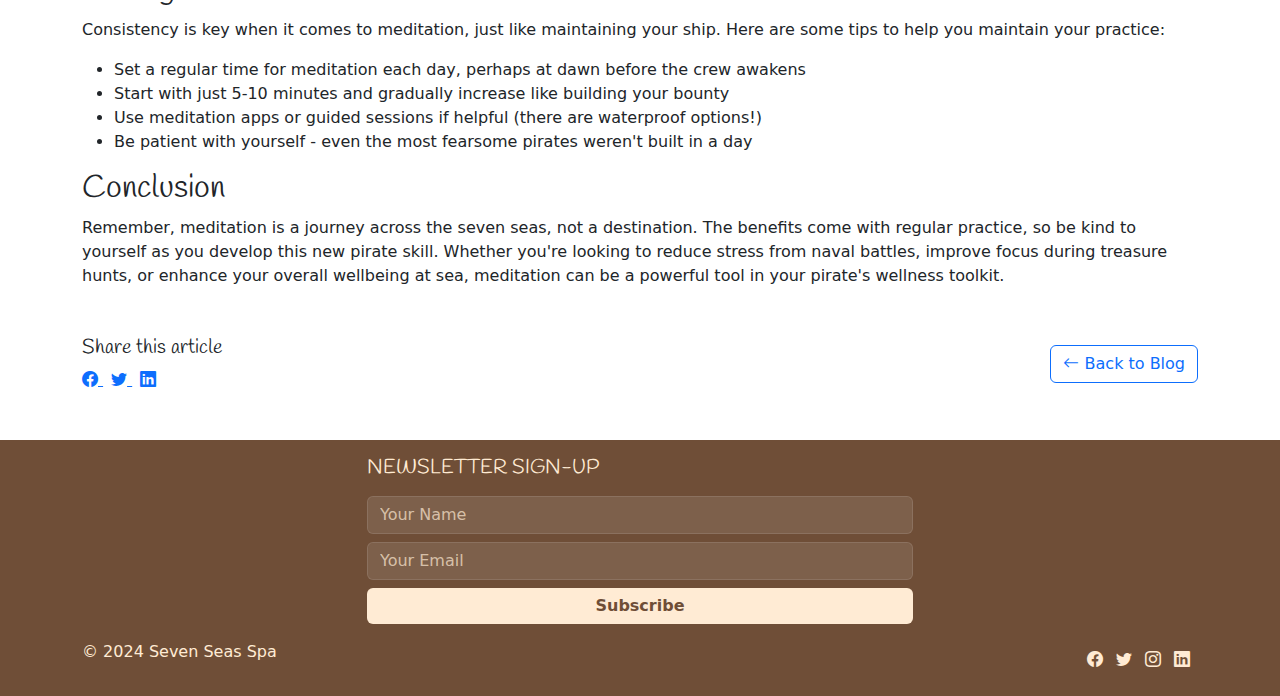
<file: blog/meditation-guide.html>
<!DOCTYPE html>
<html lang="en">
  <head>
    <meta charset="UTF-8" />
    <meta name="viewport" content="width=device-width, initial-scale=1.0" />
    <link
      href="https://cdn.jsdelivr.net/npm/bootstrap@5.3.3/dist/css/bootstrap.min.css"
      rel="stylesheet"
      integrity="sha384-QWTKZyjpPEjISv5WaRU9OFeRpok6YctnYmDr5pNlyT2bRjXh0JMhjY6hW+ALEwIH"
      crossorigin="anonymous"
    />
    <link
      rel="stylesheet"
      href="https://cdn.jsdelivr.net/npm/bootstrap-icons@1.11.3/font/bootstrap-icons.min.css"
    />
    <link
      href="https://fonts.googleapis.com/css2?family=Handlee&display=swap"
      rel="stylesheet"
    />
    <link href="../assets/css/styles.css" rel="stylesheet" />
    <link rel="icon" type="image/png" href="../assets/images/logo.png" />
    <title>The Power of Daily Meditation - Seven Seas Spa Blog</title>
  </head>

  <body>
    <!-- Navigation Bar -->
    <nav class="navbar navbar-expand-lg navbar-light bg-white navbar-custom">
      <div class="container">
        <a class="navbar-brand" href="../index.html">
          <img
            src="../assets/images/logo.png"
            alt="Logo"
            width="30"
            height="30"
          />
          Seven Seas Spa
        </a>
        <button
          class="navbar-toggler"
          type="button"
          data-bs-toggle="collapse"
          data-bs-target="#navbarNav"
          aria-controls="navbarNav"
          aria-expanded="false"
          aria-label="Toggle navigation"
        >
          <span class="navbar-toggler-icon"></span>
        </button>
        <div class="collapse navbar-collapse" id="navbarNav">
          <ul class="navbar-nav ms-auto">
            <li class="nav-item">
              <a class="nav-link" href="../index.html">Home</a>
            </li>
            <li class="nav-item">
              <a class="nav-link" href="../about.html">About</a>
            </li>
            <li class="nav-item">
              <a class="nav-link" href="../services.html">Services</a>
            </li>
            <li class="nav-item">
              <a class="nav-link active" href="../blog.html">Blog</a>
            </li>
            <li class="nav-item">
              <a class="nav-link" href="../contact.html">Contact</a>
            </li>
          </ul>
        </div>
      </div>
    </nav>

    <!-- Blog Post Content -->
    <main class="container my-5">
      <article class="blog-post">
        <header class="mb-4">
          <div class="row">
            <div class="col-lg-6 mb-4 mb-lg-0">
              <img
                src="../assets/images/pirate-yoga.png"
                alt="Meditation Guide"
                class="img-fluid rounded"
              />
            </div>
            <div class="col-lg-6">
              <div
                class="d-flex justify-content-between align-items-center mb-2"
              >
                <span class="badge bg-primary">Wellness Tips</span>
                <small class="text-muted">March 15, 2024</small>
              </div>
              <h1 class="display-4">
                The Power of Daily Meditation: A Pirate's Guide to Inner Peace
              </h1>
              <div class="d-flex align-items-center mt-4">
                <img
                  src="../assets/images/a portrait of a girl pirate.png"
                  alt="Captain Sarah Johnson"
                  class="rounded-circle me-2"
                  width="40"
                  height="40"
                />
                <div>
                  <p class="mb-0">By Captain Sarah 'Mindful' Johnson</p>
                  <small class="text-muted"
                    >Master of Zen & Pirate Meditation Instructor</small
                  >
                </div>
              </div>
            </div>
          </div>
        </header>

        <div class="blog-content">
          <p class="lead">
            In today's rough and tumble world of pirating, finding moments of
            peace and clarity can seem as impossible as finding a legendary
            treasure. However, incorporating just 10 minutes of meditation into
            your daily plundering routine can transform your mental wellbeing
            and make you a more focused, effective pirate.
          </p>

          <h2>Why Start Meditating?</h2>
          <p>
            Meditation has been practiced by wise pirates for centuries, and
            modern pirate science continues to uncover its numerous benefits.
            Regular meditation practice can help:
          </p>
          <ul>
            <li>
              Reduce stress from naval pursuits and anxiety about treasure maps
            </li>
            <li>Improve focus during sword fights and ship navigation</li>
            <li>Enhance emotional wellbeing during long voyages</li>
            <li>Promote better sleep in your hammock</li>
            <li>Lower blood pressure from too much rum</li>
          </ul>

          <h2>Getting Started: A Simple 10-Minute Pirate Meditation</h2>
          <p>
            Here's a buccaneer-friendly meditation practice you can start today:
          </p>
          <ol>
            <li>
              <strong>Find a quiet spot on deck:</strong> Choose a comfortable
              spot where you won't be disturbed by other crew members for 10
              minutes.
            </li>
            <li>
              <strong>Get comfortable:</strong> Sit on a barrel or coil of rope
              with your back straight but not rigid, like a proud captain at the
              helm.
            </li>
            <li>
              <strong>Focus on your breath:</strong> Close your good eye (or
              both) and bring your attention to your breathing. Notice the
              sensation of the salty air moving in and out of your body.
            </li>
            <li>
              <strong>Be present:</strong> When your mind wanders to thoughts of
              treasure and plunder (and it will), gently bring your attention
              back to your breath without judgment.
            </li>
            <li>
              <strong>End mindfully:</strong> After 10 minutes, slowly bring
              your awareness back to your ship before opening your eyes.
            </li>
          </ol>

          <h2>Making Meditation a Pirate Habit</h2>
          <p>
            Consistency is key when it comes to meditation, just like
            maintaining your ship. Here are some tips to help you maintain your
            practice:
          </p>
          <ul>
            <li>
              Set a regular time for meditation each day, perhaps at dawn before
              the crew awakens
            </li>
            <li>
              Start with just 5-10 minutes and gradually increase like building
              your bounty
            </li>
            <li>
              Use meditation apps or guided sessions if helpful (there are
              waterproof options!)
            </li>
            <li>
              Be patient with yourself - even the most fearsome pirates weren't
              built in a day
            </li>
          </ul>

          <h2>Conclusion</h2>
          <p>
            Remember, meditation is a journey across the seven seas, not a
            destination. The benefits come with regular practice, so be kind to
            yourself as you develop this new pirate skill. Whether you're
            looking to reduce stress from naval battles, improve focus during
            treasure hunts, or enhance your overall wellbeing at sea, meditation
            can be a powerful tool in your pirate's wellness toolkit.
          </p>
        </div>

        <div class="blog-footer mt-5">
          <div class="d-flex justify-content-between align-items-center">
            <div>
              <h3 class="h5">Share this article</h3>
              <div class="social-share">
                <a href="#" class="me-2" aria-label="Share on Facebook">
                  <i class="bi bi-facebook"></i>
                </a>
                <a href="#" class="me-2" aria-label="Share on Twitter">
                  <i class="bi bi-twitter"></i>
                </a>
                <a href="#" class="me-2" aria-label="Share on LinkedIn">
                  <i class="bi bi-linkedin"></i>
                </a>
              </div>
            </div>
            <a href="../blog.html" class="btn btn-outline-primary">
              <i class="bi bi-arrow-left"></i> Back to Blog
            </a>
          </div>
        </div>
      </article>
    </main>

    <!-- Footer -->
    <footer class="footer text-center text-lg-start py-3 mt-auto">
      <div class="container">
        <div class="row justify-content-center mb-3">
          <div class="col-lg-6">
            <h5 class="text-uppercase mb-3">Newsletter Sign-up</h5>
            <form
              class="newsletter-form"
              id="newsletterForm"
              action="../thankyou.html"
            >
              <div class="mb-2">
                <input
                  type="text"
                  class="form-control"
                  id="newsletterName"
                  placeholder="Your Name"
                  required
                />
              </div>
              <div class="mb-2">
                <input
                  type="email"
                  class="form-control"
                  id="newsletterEmail"
                  placeholder="Your Email"
                  required
                />
              </div>
              <button type="submit" class="btn btn-primary w-100">
                Subscribe
              </button>
            </form>
          </div>
        </div>
        <div class="row align-items-center">
          <div class="col-md-6 text-md-start mb-3 mb-md-0 order-2 order-md-1">
            <p>© 2024 Seven Seas Spa</p>
          </div>
          <div class="col-md-6 text-md-end order-1 order-md-2 mb-4 mb-md-0">
            <a
              href="https://www.facebook.com/Code.InstituteIRL/"
              target="_blank"
              rel="noopener noreferrer"
              aria-label="Visit our Facebook page"
              class="me-2"
              ><i class="bi bi-facebook"></i
            ></a>
            <a
              href="https://x.com/codeinstitute"
              target="_blank"
              rel="noopener noreferrer"
              aria-label="Follow us on Twitter"
              class="me-2"
              ><i class="bi bi-twitter"></i
            ></a>
            <a
              href="https://www.instagram.com/codeinstitute/"
              target="_blank"
              rel="noopener noreferrer"
              aria-label="Follow us on Instagram"
              class="me-2"
              ><i class="bi bi-instagram"></i
            ></a>
            <a
              href="https://www.linkedin.com/school/code-institute/"
              target="_blank"
              rel="noopener noreferrer"
              aria-label="Connect with us on LinkedIn"
              class="me-2"
              ><i class="bi bi-linkedin"></i
            ></a>
          </div>
        </div>
      </div>
    </footer>

    <script
      src="https://cdn.jsdelivr.net/npm/bootstrap@5.3.3/dist/js/bootstrap.bundle.min.js"
      integrity="sha384-YvpcrYf0tY3lHB60NNkmXc5s9fDVZLESaAA55NDzOxhy9GkcIdslK1eN7N6jIeHz"
      crossorigin="anonymous"
    ></script>
  </body>
</html>
</file>
<file: assets/css/styles.css>
/* Apply the Handlee font to all headings */
:root {
  --border-radius-standard: 8px;
}

h1,
h2,
h3,
h4,
h5,
h6 {
  font-family: "Handlee", cursive;
}

.navbar-custom {
  color: #3b2f2f;
}

.navbar-custom .nav-link {
  color: #3b2f2f;
}

.navbar-custom .nav-link.active {
  font-weight: bold;
}

/* Make the navbar sticky */
.navbar {
  position: sticky;
  top: 0;
  z-index: 1000;
}

/* Style the hero section */
.hero {
  background: linear-gradient(rgba(0, 0, 0, 0.5), rgba(0, 0, 0, 0.5)),
    url("../images/hero.png");
  background-size: cover;
  background-repeat: no-repeat;
  background-attachment: fixed;
  color: #ffebd4;
  padding: 8rem 0;
}

body {
  display: flex;
  flex-direction: column;
  min-height: 100vh;
}

/* 
This CSS rule adds padding to the left and right of the body and main elements. 
This ensures that the content is not right up against the viewport on small screens.
*/
main {
  margin: 2rem 0;
}

/* Style the footer */
.footer {
  margin-top: auto;
  background-color: #6f4e37;
  color: #ffebd4;
}

.footer i.bi {
  color: #ffebd4;
}

/* Highlight the active nav link */
.nav-item.active .nav-link {
  color: #000000;
  /* Change to the color you want */
  font-weight: bolder;
  /* Makes the text bold */
}

/* Style the service cards */
.card {
  border: none;
  border-radius: var(--border-radius-standard);
  overflow: hidden;
}

.card-img-top {
  height: 200px;
  object-fit: cover;
}

/* Blog card image styles */
.blog-card-img {
  aspect-ratio: 1/1;
  height: 300px;
  object-fit: cover;
  width: 100%;
}

/* Set the size of the testimonial images */
.testimonial-image {
  width: 100px;
  height: 100px;
  border-radius: 50%; /* Keep circular for testimonials */
}

/* Applies rounded corners to images with the 'rounded-image' class */
.rounded-image {
  border-radius: var(--border-radius-standard);
}

/* Newsletter form styles */
.newsletter-form {
  max-width: 100%;
}

.newsletter-form .form-control {
  background-color: rgba(255, 255, 255, 0.1);
  border: 1px solid rgba(255, 255, 255, 0.2);
  color: #ffebd4;
}

.newsletter-form .form-control::placeholder {
  color: rgba(255, 235, 212, 0.7);
}

.newsletter-form .form-control:focus {
  background-color: rgba(255, 255, 255, 0.15);
  border-color: rgba(255, 255, 255, 0.3);
  color: #ffebd4;
  box-shadow: none;
}

.newsletter-form .btn-primary {
  background-color: #ffebd4;
  border: none;
  color: #6f4e37;
  font-weight: bold;
  transition: all 0.3s ease;
}

.newsletter-form .btn-primary:hover {
  background-color: #fff;
  transform: translateY(-2px);
}

.testimonial-avatar {
  width: 100px;
  height: 100px;
  object-fit: cover;
  border-radius: 50%; /* Keep circular for testimonials */
}

/* Add border radius to all images in blog posts */
.blog-content img {
  border-radius: var(--border-radius-standard);
}

/* Team member image styles */
.team-member-img {
  aspect-ratio: 1/1;
  height: 300px;
  width: 100%;
  object-fit: cover;
  object-position: top;
  border-radius: var(--border-radius-standard);
}
</file>
